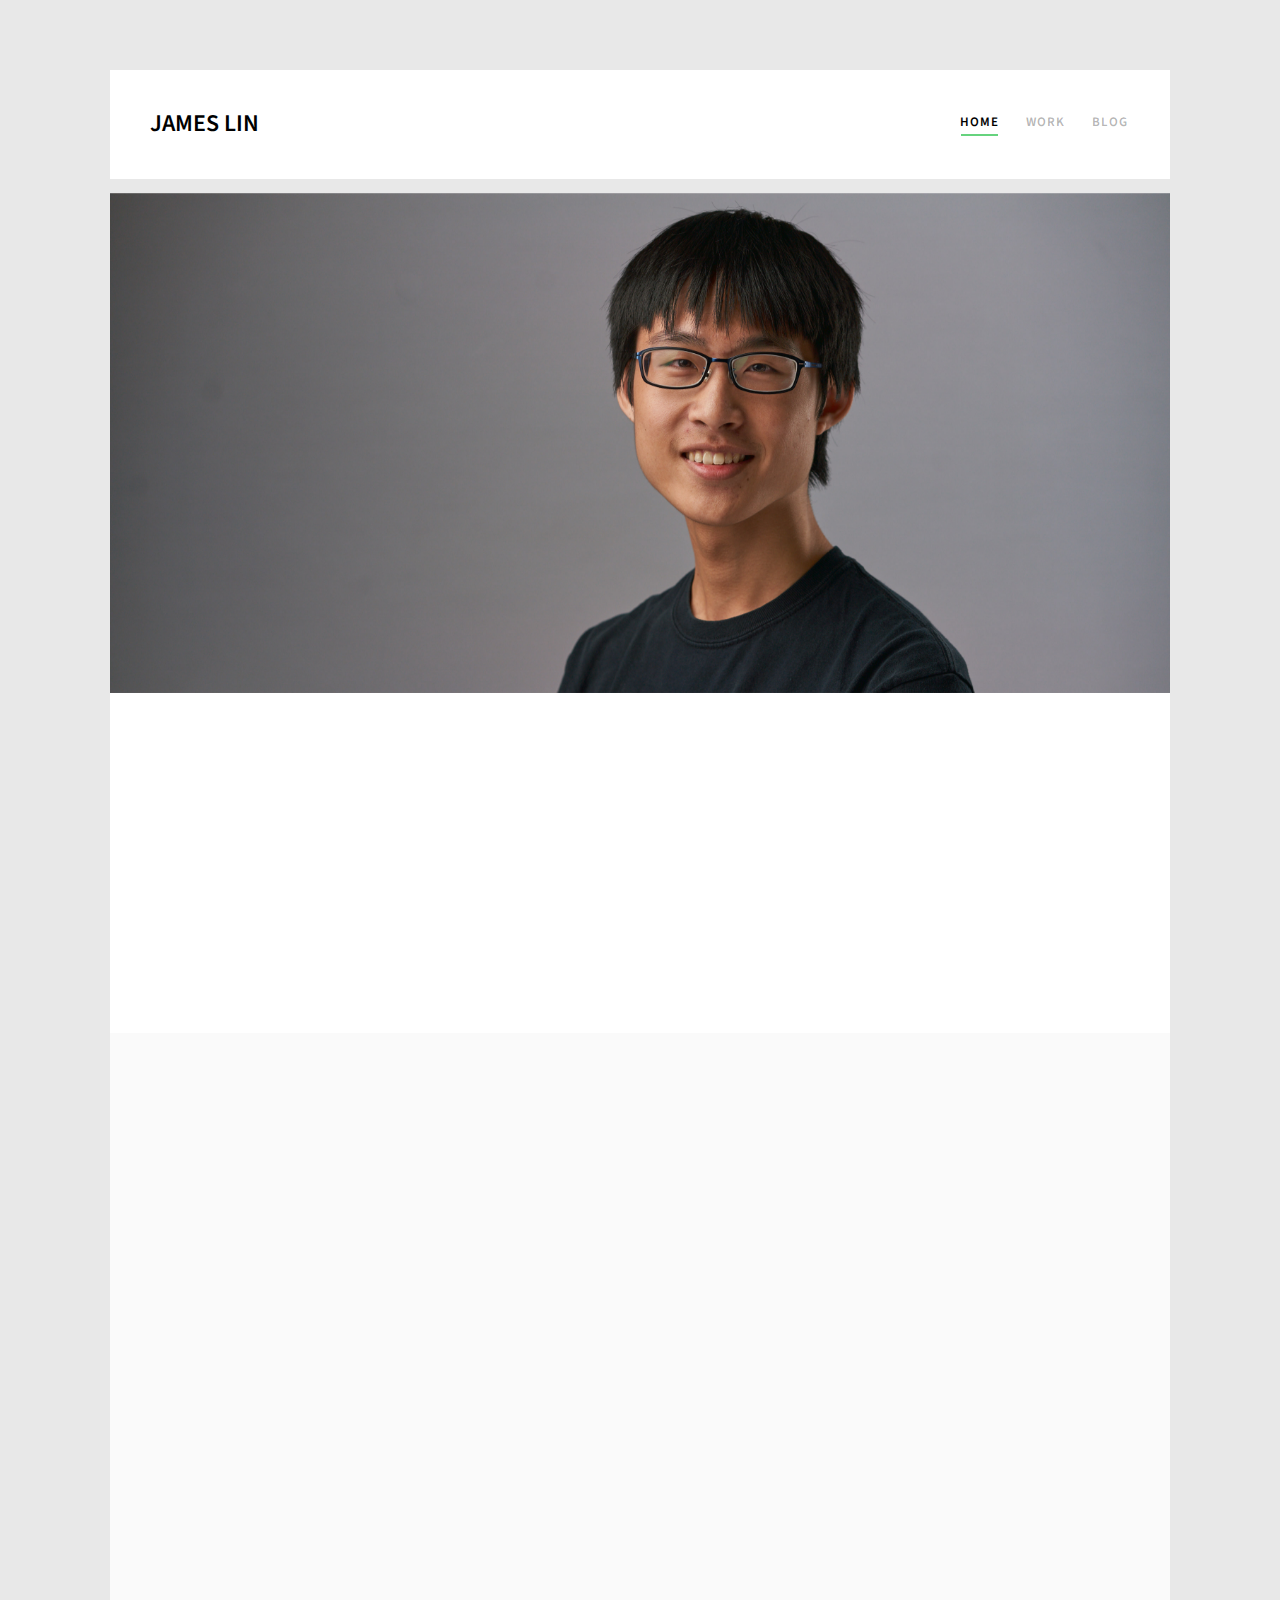
<file: index.html>
<!DOCTYPE HTML>
<html>
	<head>
	<meta charset="utf-8">
	<meta http-equiv="X-UA-Compatible" content="IE=edge">
	<title>James Lin</title>
	<meta name="viewport" content="width=device-width, initial-scale=1">
	<meta name="description" content="James Lin's personal website." />
	<meta name="keywords" content="james lin, personal website, programming, software engineer, berkeley, portfolio, blog" />
	<meta name="author" content="James Lin" />

	<link href="https://fonts.googleapis.com/css?family=Oxygen:300,400" rel="stylesheet">
	<link href="https://fonts.googleapis.com/css?family=Source+Sans+Pro:400,600,700" rel="stylesheet">
	
	<!-- Animate.css -->
	<link rel="stylesheet" href="css/animate.css">
	<!-- Icomoon Icon Fonts-->
	<link rel="stylesheet" href="css/icomoon.css">
	<!-- Bootstrap  -->
	<link rel="stylesheet" href="css/bootstrap.css">

	<!-- Magnific Popup -->
	<link rel="stylesheet" href="css/magnific-popup.css">

	<!-- Flexslider  -->
	<link rel="stylesheet" href="css/flexslider.css">

	<!-- Theme style  -->
	<link rel="stylesheet" href="css/style.css">

	<!-- Modernizr JS -->
	<script src="js/modernizr-2.6.2.min.js"></script>
	<!-- FOR IE9 below -->
	<!--[if lt IE 9]>
	<script src="js/respond.min.js"></script>
	<![endif]-->

	</head>
	<body>
		
	<div class="fh5co-loader"></div>
	
	<div id="page">
	<!-- NAVIGATION BAR -->
	<nav class="fh5co-nav" role="navigation">
		<div class="container-wrap">
			<div class="top-menu">
				<div class="row">
					<div class="col-xs-5">
						<div id="fh5co-logo"><a href="/">James Lin</a></div>
					</div>
					<div class="col-xs-7 text-right menu-1">
						<ul>
							<li class="active"><a href="/">Home</a></li>
							<li><a href="work.html">Work</a></li>
							<li><a href="blog.html">Blog</a></li>
						</ul>
					</div>
				</div>
				
			</div>
		</div>
	</nav>

	<div class="container-wrap">
		<!-- SLIDESHOW PICTURES -->
		<aside id="fh5co-hero">
			<div class="flexslider">
				<ul class="slides">
			   	<li style="background-image: url(images/James-Lin-Portrait.jpg); background-position: 0% 10%">
			   		<div class="overlay-gradient"></div>
			   		<div class="container-fluid">
			   			<div class="row">
				   			<div class="col-xs-8 slider-text">
				   				<div class="slider-text-inner" style="text-align: left;">
				   					<h1 style="color:white;">Software Engineer</h1>
									<h2 style="color:whitesmoke;">james97lin@gmail.com</h2>
									<div class="row">
										<div class="col-xs-1" style="width: 65px">
											<a href="https://www.linkedin.com/in/james97lin/" target="_blank" data-toggle="tooltip" title="LinkedIn"><h1 style="color:silver" class="icon-linkedin"></h1></a>
										</div>
										<div class="col-xs-1" style="width: 65px">
												<a href="https://github.com/Neverblade" target="_blank" data-toggle="tooltip" title="Github"><h1 style="color:silver" class="icon-github"></h1></a>
											</div>
										<div class="col-xs-1" style="width: 65px">
											<a href="files/Resume.pdf" target="_blank" data-toggle="tooltip" title="Resume"><h1 style="color:silver" class="icon-document"></h1></a>
										</div>
									</div>
								</div>
				   			</div>
				   		</div>
			   		</div>
			   	</li> 	
			  	</ul>
		  	</div>
		</aside>

		<!-- Icons and Headers and Centered Text -->
		<div id="fh5co-services">
			<div class="row">
				<div class="col-md-4 text-center animate-box">
					<div class="services">
						<span class="icon">
							<i class="icon-box"></i>
						</span>
						<div class="desc">
							<h3><a href="#">Overview</a></h3>
							<p>UC Berkeley alum working as a software engineer in the Bay Area.</p>
						</div>
					</div>
				</div>
				<div class="col-md-4 text-center animate-box">
					<div class="services">
						<span class="icon">
							<i class="icon-settings"></i>
						</span>
						<div class="desc">
							<h3><a href="#">Interests</a></h3>
							<p>Immersive technologies, graphics & animation, deployment infrastructure. </p>
						</div>
					</div>
				</div>
				<div class="col-md-4 text-center animate-box">
					<div class="services">
						<span class="icon">
							<i class="icon-tv"></i>
						</span>
						<div class="desc">
							<h3><a href="#">Hobbies</a></h3>
							<p>PC gaming / game development, classical music, biking.</p>
						</div>
					</div>
				</div>
			</div>
		</div>

		<!-- Work Showcase -->
		<div id="fh5co-work" class="fh5co-light-grey">
			<div class="row animate-box">
				<div class="col-md-6 col-md-offset-3 text-center fh5co-heading">
					<h2><a href="/work.html">Work</a></h2>
				</div>
			</div>
			<div class="row">
				<div class="col-md-4 text-center animate-box">
					<a href="/work/temporal-ik.html" class="work"  style="background-image: url(/images/temporal-ik/wave.jpg);">
						<div class="desc">
							<h3>Temporal IK</h3>
							<span>Project</span>
						</div>
					</a>
				</div>
				<div class="col-md-4 text-center animate-box">
					<a href="/work/vr-decal.html" class="work" style="background-image: url(/images/vr-decal/decal-1.jpg);">
						<div class="desc">
							<h3>Virtual Reality DeCal</h3>
							<span>Leadership</span>
						</div>
					</a>
				</div>
				<div class="col-md-4 text-center animate-box">
					<a href="/work/augmented-annotations.html" class="work" style="background-image: url(/images/augmented-annotations/screenshot.jpg);">
						<div class="desc">
							<h3>Augmented Annotations</h3>
							<span>Research</span>
						</div>
					</a>
				</div>
			</div>
		</div>

	<div class="gototop js-top">
		<a href="#" class="js-gotop"><i class="icon-arrow-up2"></i></a>
	</div>
	
	<!-- jQuery -->
	<script src="js/jquery.min.js"></script>
	<!-- jQuery Easing -->
	<script src="js/jquery.easing.1.3.js"></script>
	<!-- Bootstrap -->
	<script src="js/bootstrap.min.js"></script>
	<!-- Waypoints -->
	<script src="js/jquery.waypoints.min.js"></script>
	<!-- Flexslider -->
	<script src="js/jquery.flexslider-min.js"></script>
	<!-- Magnific Popup -->
	<script src="js/jquery.magnific-popup.min.js"></script>
	<script src="js/magnific-popup-options.js"></script>
	<!-- Counters -->
	<script src="js/jquery.countTo.js"></script>
	<!-- Main -->
	<script src="js/main.js"></script>

	</body>
</html>
</file>
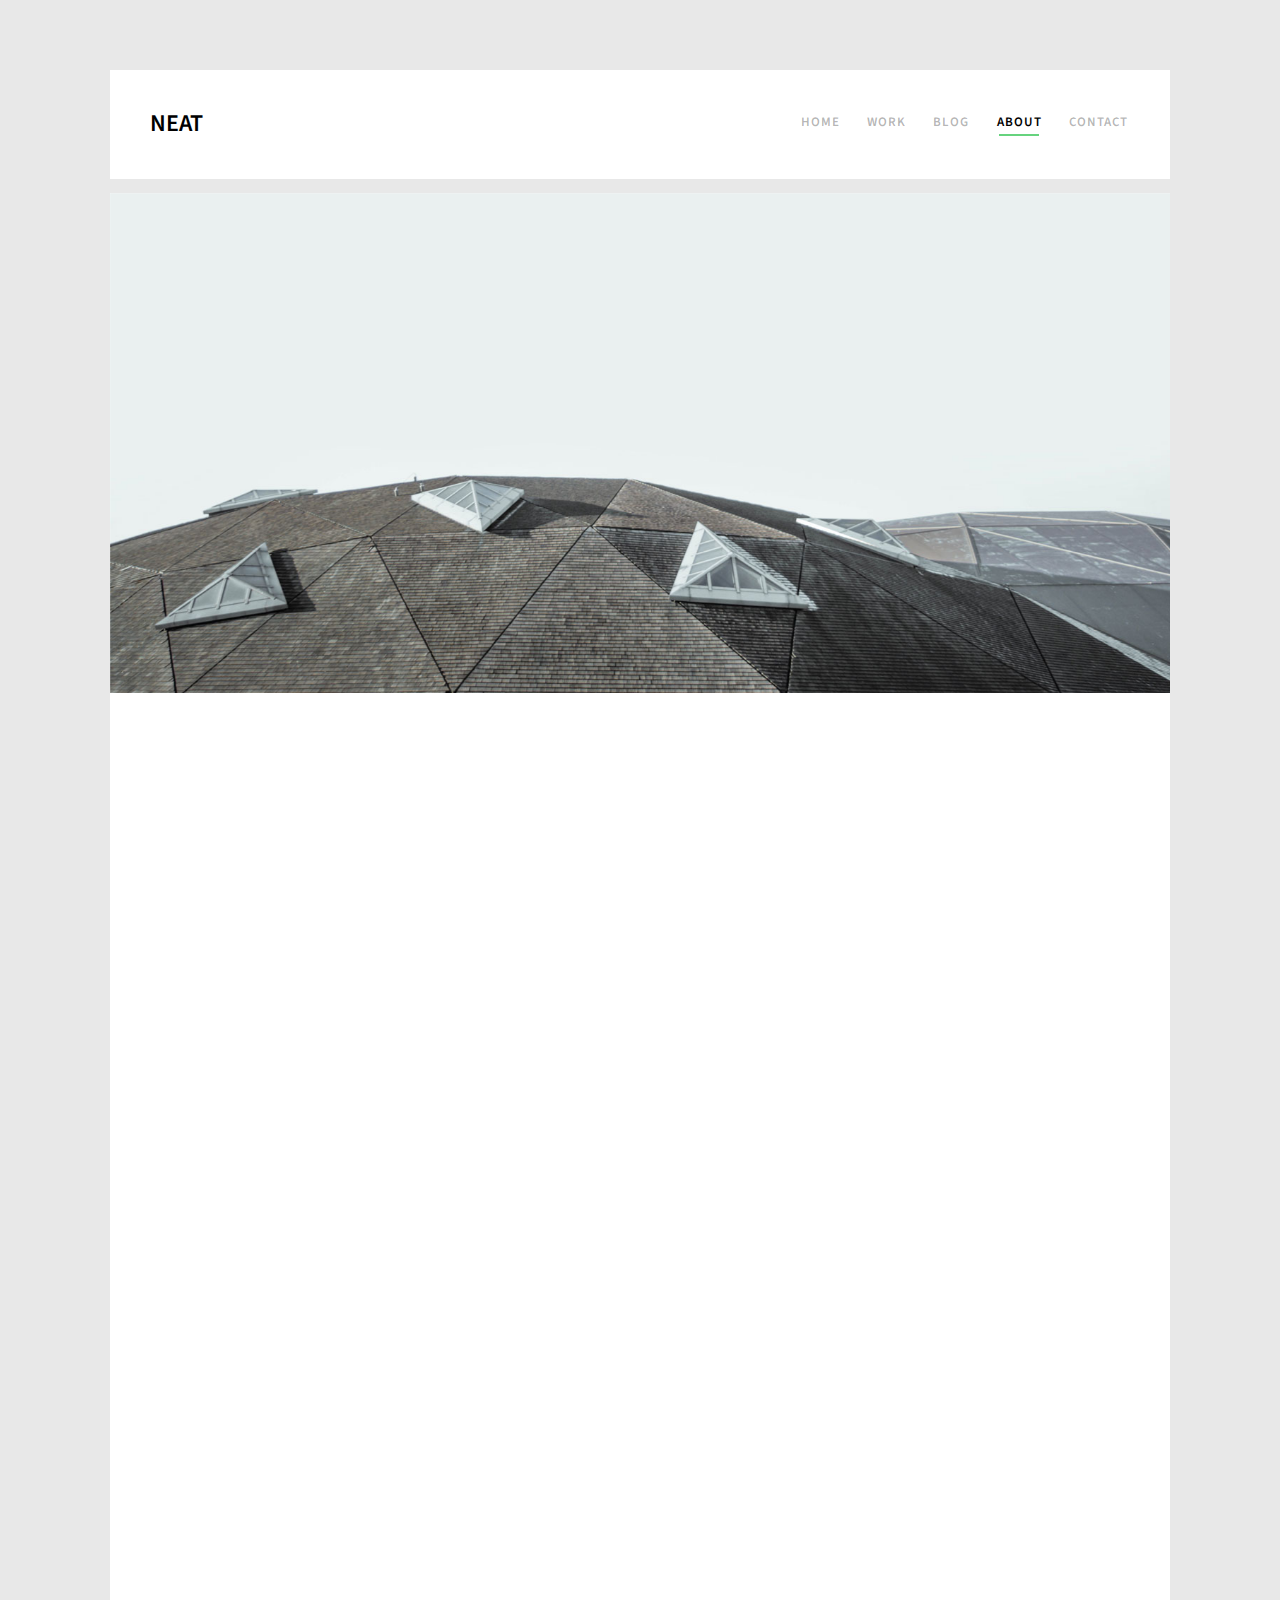
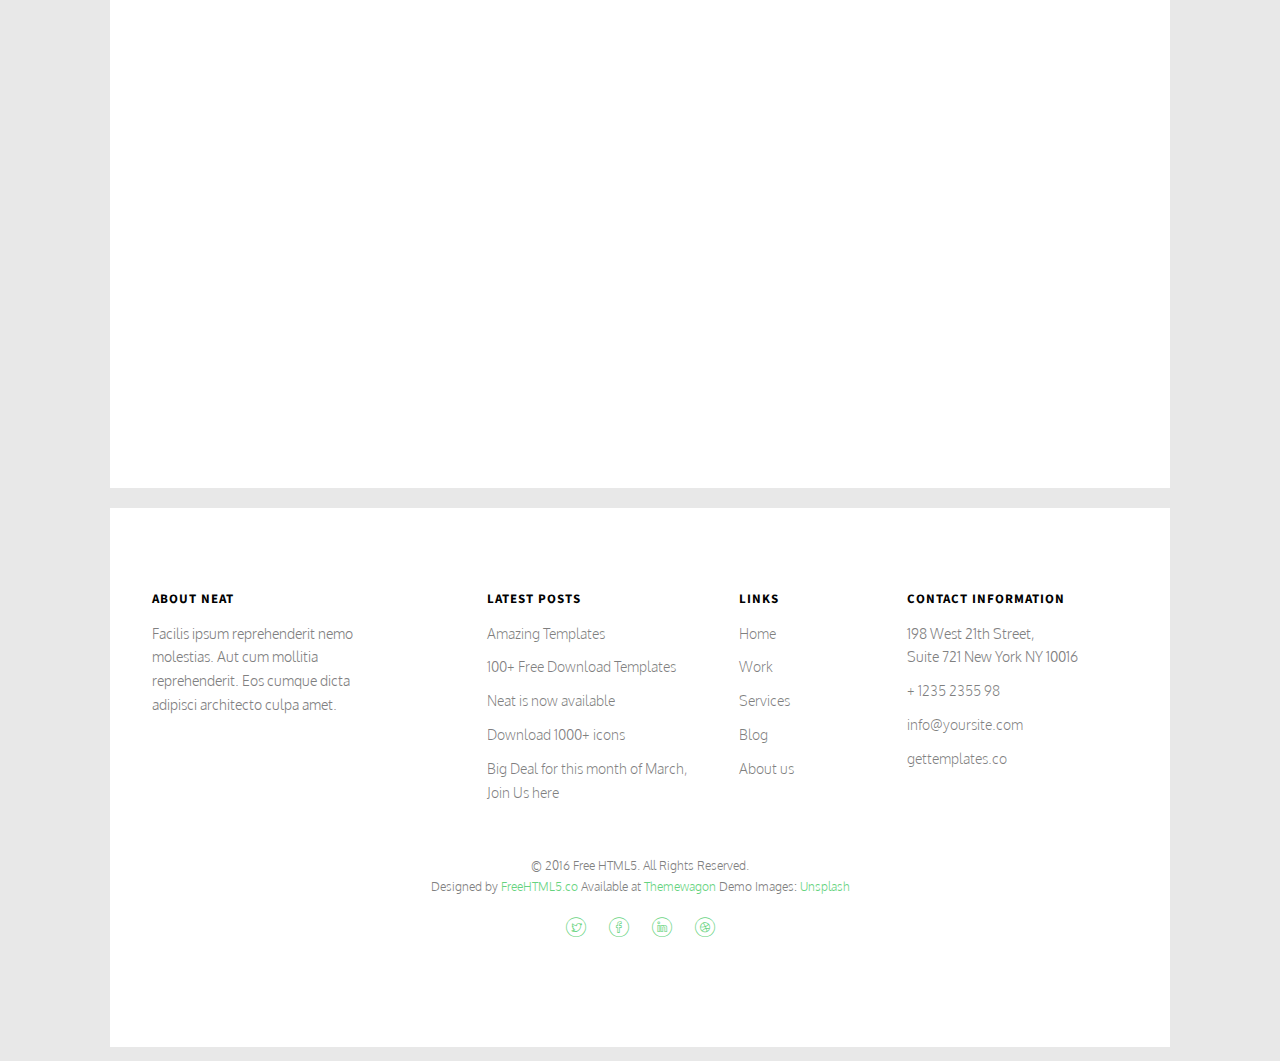
<file: about.html>
<!DOCTYPE HTML>
<html>
	<head>
	<meta charset="utf-8">
	<meta http-equiv="X-UA-Compatible" content="IE=edge">
	<title>Neat &mdash; Free Website Template, Free HTML5 Template by freehtml5.co</title>
	<meta name="viewport" content="width=device-width, initial-scale=1">
	<meta name="description" content="Free HTML5 Website Template by freehtml5.co" />
	<meta name="keywords" content="free website templates, free html5, free template, free bootstrap, free website template, html5, css3, mobile first, responsive" />
	<meta name="author" content="freehtml5.co" />

	<!-- 
	//////////////////////////////////////////////////////

	FREE HTML5 TEMPLATE 
	DESIGNED & DEVELOPED by FreeHTML5.co
		
	Website: 		http://freehtml5.co/
	Email: 			info@freehtml5.co
	Twitter: 		http://twitter.com/fh5co
	Facebook: 		https://www.facebook.com/fh5co

	//////////////////////////////////////////////////////
	 -->

  	<!-- Facebook and Twitter integration -->
	<meta property="og:title" content=""/>
	<meta property="og:image" content=""/>
	<meta property="og:url" content=""/>
	<meta property="og:site_name" content=""/>
	<meta property="og:description" content=""/>
	<meta name="twitter:title" content="" />
	<meta name="twitter:image" content="" />
	<meta name="twitter:url" content="" />
	<meta name="twitter:card" content="" />

	<link href="https://fonts.googleapis.com/css?family=Oxygen:300,400" rel="stylesheet">
	<link href="https://fonts.googleapis.com/css?family=Source+Sans+Pro:400,600,700" rel="stylesheet">
	
	<!-- Animate.css -->
	<link rel="stylesheet" href="css/animate.css">
	<!-- Icomoon Icon Fonts-->
	<link rel="stylesheet" href="css/icomoon.css">
	<!-- Bootstrap  -->
	<link rel="stylesheet" href="css/bootstrap.css">

	<!-- Magnific Popup -->
	<link rel="stylesheet" href="css/magnific-popup.css">

	<!-- Flexslider  -->
	<link rel="stylesheet" href="css/flexslider.css">

	<!-- Theme style  -->
	<link rel="stylesheet" href="css/style.css">

	<!-- Modernizr JS -->
	<script src="js/modernizr-2.6.2.min.js"></script>
	<!-- FOR IE9 below -->
	<!--[if lt IE 9]>
	<script src="js/respond.min.js"></script>
	<![endif]-->

	</head>
	<body>
		
	<div class="fh5co-loader"></div>
	
	<div id="page">
	<nav class="fh5co-nav" role="navigation">
		<div class="container-wrap">
			<div class="top-menu">
				<div class="row">
					<div class="col-xs-2">
						<div id="fh5co-logo"><a href="index.html">Neat</a></div>
					</div>
					<div class="col-xs-10 text-right menu-1">
						<ul>
							<li><a href="index.html">Home</a></li>
							<li><a href="work.html">Work</a></li>
							<li class="has-dropdown">
								<a href="blog.html">Blog</a>
								<ul class="dropdown">
									<li><a href="#">Web Design</a></li>
									<li><a href="#">eCommerce</a></li>
									<li><a href="#">Branding</a></li>
									<li><a href="#">API</a></li>
								</ul>
							</li>
							<li class="active"><a href="about.html">About</a></li>
							<li><a href="contact.html">Contact</a></li>
						</ul>
					</div>
				</div>
				
			</div>
		</div>
	</nav>
	<div class="container-wrap">
		<aside id="fh5co-hero">
			<div class="flexslider">
				<ul class="slides">
			   	<li style="background-image: url(images/img_bg_3.jpg);">
			   		<div class="overlay-gradient"></div>
			   		<div class="container-fluids">
			   			<div class="row">
				   			<div class="col-md-6 col-md-offset-3 slider-text slider-text-bg">
				   				<div class="slider-text-inner text-center">
				   					<h1>About</h1>
										<h2>Free html5 templates Available at <a href="http://themewagon.com/" target="_blank">Themewagon</a></h2>
				   				</div>
				   			</div>
				   		</div>
			   		</div>
			   	</li>		   	
			  	</ul>
		  	</div>
		</aside>		
		<div id="fh5co-about">
			<div class="row animate-box">
				<div class="col-md-6 col-md-offset-3 text-center heading-section">
					<h3>Our History</h3>
					<p>Far far away, behind the word mountains, far from the countries Vokalia and Consonantia, there live the blind texts.</p>
				</div>
			</div>

			<div class="row">
				<div class="col-md-10 col-md-offset-1 text-center animate-box">
					<p><img src="images/cover_bg_3.jpg" alt="Free HTML5 Bootstrap Template" class="img-responsive"></p>
				</div>
				<div class="col-md-8 col-md-offset-2 text-center animate-box">
					<div class="about-desc">
						<h3>Hi! I'm Kathy</h3>
						<p>I am a French Designer. Facilis ipsum reprehenderit nemo molestias. Aut cum mollitia reprehenderit. Eos cumque dicta adipisci architecto culpa amet. Dignissimos asperiores vitae velit veniam totam fuga molestias accusamus alias autem provident. Odit ab aliquam dolor eius.</p>
						<p>
							<ul class="fh5co-social-icons">
								<li><a href="#"><i class="icon-twitter"></i></a></li>
								<li><a href="#"><i class="icon-facebook"></i></a></li>
								<li><a href="#"><i class="icon-linkedin"></i></a></li>
								<li><a href="#"><i class="icon-dribbble"></i></a></li>
							</ul>
						</p>
					</div>
				</div>
			</div>
		</div>
	</div><!-- END container-wrap -->

	<div class="container-wrap">
		<footer id="fh5co-footer" role="contentinfo">
			<div class="row">
				<div class="col-md-3 fh5co-widget">
					<h4>About Neat</h4>
					<p>Facilis ipsum reprehenderit nemo molestias. Aut cum mollitia reprehenderit. Eos cumque dicta adipisci architecto culpa amet.</p>
				</div>
				<div class="col-md-3 col-md-push-1">
					<h4>Latest Posts</h4>
					<ul class="fh5co-footer-links">
						<li><a href="#">Amazing Templates</a></li>
						<li><a href="#">100+ Free Download Templates</a></li>
						<li><a href="#">Neat is now available</a></li>
						<li><a href="#">Download 1000+ icons</a></li>
						<li><a href="#">Big Deal for this month of March, Join Us here</a></li>
					</ul>
				</div>

				<div class="col-md-3 col-md-push-1">
					<h4>Links</h4>
					<ul class="fh5co-footer-links">
						<li><a href="#">Home</a></li>
						<li><a href="#">Work</a></li>
						<li><a href="#">Services</a></li>
						<li><a href="#">Blog</a></li>
						<li><a href="#">About us</a></li>
					</ul>
				</div>

				<div class="col-md-3">
					<h4>Contact Information</h4>
					<ul class="fh5co-footer-links">
						<li>198 West 21th Street, <br> Suite 721 New York NY 10016</li>
						<li><a href="tel://1234567920">+ 1235 2355 98</a></li>
						<li><a href="mailto:info@yoursite.com">info@yoursite.com</a></li>
						<li><a href="http://gettemplates.co">gettemplates.co</a></li>
					</ul>
				</div>

			</div>

			<div class="row copyright">
				<div class="col-md-12 text-center">
					<p>
						<small class="block">&copy; 2016 Free HTML5. All Rights Reserved.</small> 
						<small class="block">Designed by <a href="http://freehtml5.co/" target="_blank">FreeHTML5.co</a> Available at <a href="http://themewagon.com/" target="_blank">Themewagon</a> Demo Images: <a href="http://unsplash.co/" target="_blank">Unsplash</a></small>
					</p>
					<p>
						<ul class="fh5co-social-icons">
							<li><a href="#"><i class="icon-twitter"></i></a></li>
							<li><a href="#"><i class="icon-facebook"></i></a></li>
							<li><a href="#"><i class="icon-linkedin"></i></a></li>
							<li><a href="#"><i class="icon-dribbble"></i></a></li>
						</ul>
					</p>
				</div>
			</div>
		</footer>
	</div><!-- END container-wrap -->
	</div>

	<div class="gototop js-top">
		<a href="#" class="js-gotop"><i class="icon-arrow-up2"></i></a>
	</div>
	
	<!-- jQuery -->
	<script src="js/jquery.min.js"></script>
	<!-- jQuery Easing -->
	<script src="js/jquery.easing.1.3.js"></script>
	<!-- Bootstrap -->
	<script src="js/bootstrap.min.js"></script>
	<!-- Waypoints -->
	<script src="js/jquery.waypoints.min.js"></script>
	<!-- Flexslider -->
	<script src="js/jquery.flexslider-min.js"></script>
	<!-- Magnific Popup -->
	<script src="js/jquery.magnific-popup.min.js"></script>
	<script src="js/magnific-popup-options.js"></script>
	<!-- Counters -->
	<script src="js/jquery.countTo.js"></script>
	<!-- Main -->
	<script src="js/main.js"></script>

	</body>
</html>
</file>
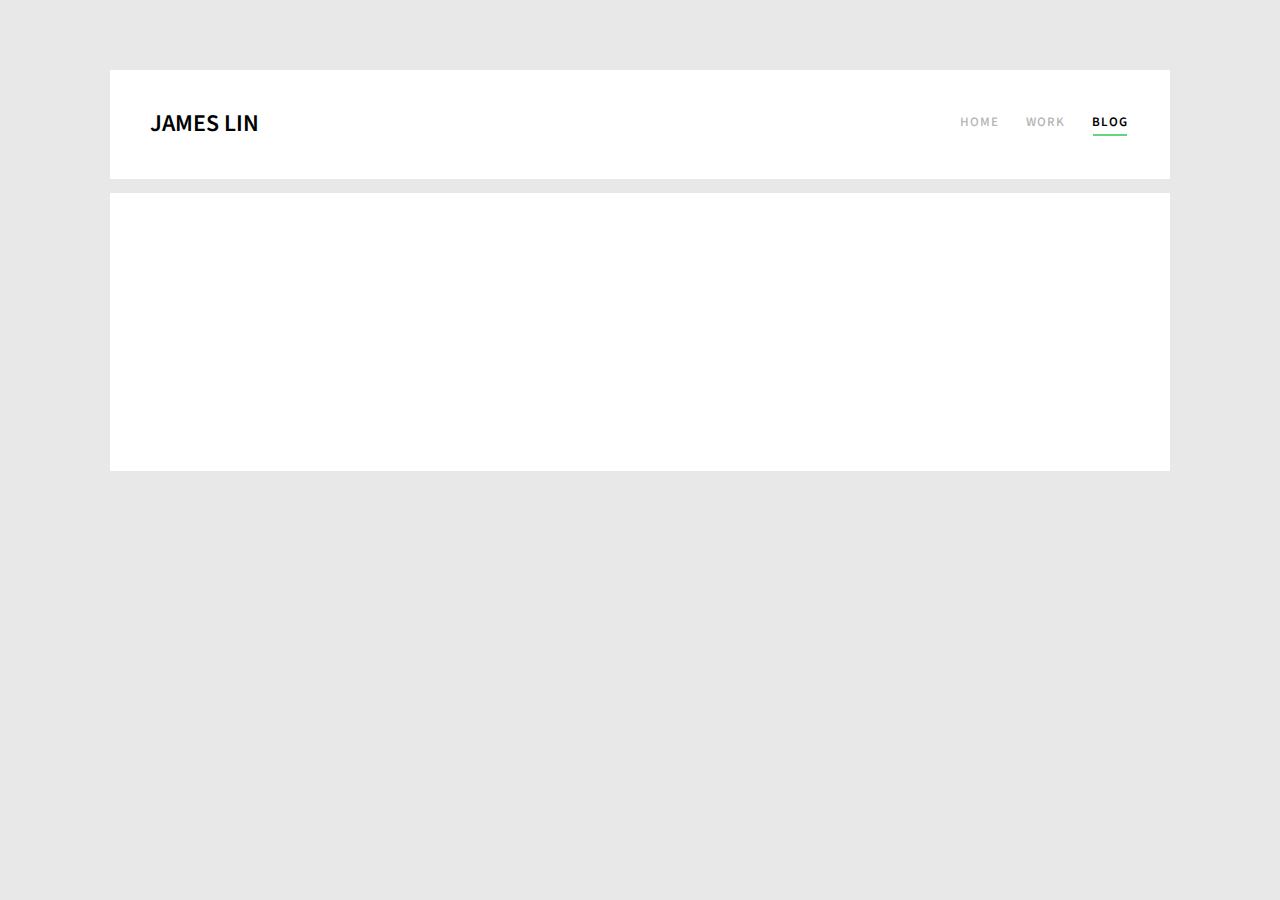
<file: blog.html>
<!DOCTYPE HTML>
<html>
	<head>
	<meta charset="utf-8">
	<meta http-equiv="X-UA-Compatible" content="IE=edge">
	<title>Blog</title>
	<meta name="viewport" content="width=device-width, initial-scale=1">
	<meta name="description" content="James Lin's personal website." />
	<meta name="keywords" content="james lin, personal website, programming, software engineer, berkeley, portfolio, blog" />
	<meta name="author" content="James Lin" />

	<link href="https://fonts.googleapis.com/css?family=Oxygen:300,400" rel="stylesheet">
	<link href="https://fonts.googleapis.com/css?family=Source+Sans+Pro:400,600,700" rel="stylesheet">
	
	<!-- Animate.css -->
	<link rel="stylesheet" href="css/animate.css">
	<!-- Icomoon Icon Fonts-->
	<link rel="stylesheet" href="css/icomoon.css">
	<!-- Bootstrap  -->
	<link rel="stylesheet" href="css/bootstrap.css">

	<!-- Magnific Popup -->
	<link rel="stylesheet" href="css/magnific-popup.css">

	<!-- Flexslider  -->
	<link rel="stylesheet" href="css/flexslider.css">

	<!-- Theme style  -->
	<link rel="stylesheet" href="css/style.css">

	<!-- Modernizr JS -->
	<script src="js/modernizr-2.6.2.min.js"></script>
	<!-- FOR IE9 below -->
	<!--[if lt IE 9]>
	<script src="js/respond.min.js"></script>
	<![endif]-->

	</head>
	<body>
		
	<div class="fh5co-loader"></div>
	
	<div id="page">

	<!-- NAVIGATION BAR -->
	<nav class="fh5co-nav" role="navigation">
		<div class="container-wrap">
			<div class="top-menu">
				<div class="row">
					<div class="col-xs-5">
						<div id="fh5co-logo"><a href="/">James Lin</a></div>
					</div>
					<div class="col-xs-7 text-right menu-1">
						<ul>
							<li><a href="/">Home</a></li>
							<li><a href="work.html">Work</a></li>
							<li class="active"><a href="blog.html">Blog</a></li>
						</ul>
					</div>
				</div>
				
			</div>
		</div>
	</nav>

	<div class="container-wrap">
		<div id="fh5co-blog">

			<div class="row animate-box">
				<div class="col-md-6 col-md-offset-3 text-center fh5co-heading">
					<h2>UNDER CONSTRUCTION</h2>
				</div>
			</div>

			<!-- <div class="row">
				<div class="col-md-4">
					<div class="fh5co-blog animate-box">
						<a href="#" class="blog-bg" style="background-image: url(images/blog-1.jpg);"></a>
						<div class="blog-text">
							<span class="posted_on">Feb. 15th 2016</span>
							<h3><a href="#">Photoshoot On The Street</a></h3>
							<p>Far far away, behind the word mountains, far from the countries Vokalia and Consonantia, there live the blind texts.</p>
							<ul class="stuff">
								<li><i class="icon-heart3"></i>249</li>
								<li><i class="icon-eye2"></i>1,308</li>
								<li><a href="#">Read More<i class="icon-arrow-right22"></i></a></li>
							</ul>
						</div> 
					</div>
				</div>
				<div class="col-md-4">
					<div class="fh5co-blog animate-box">
						<a href="#" class="blog-bg" style="background-image: url(images/blog-2.jpg);"></a>
						<div class="blog-text">
							<span class="posted_on">Feb. 15th 2016</span>
							<h3><a href="#">Surfing at Philippines</a></h3>
							<p>Far far away, behind the word mountains, far from the countries Vokalia and Consonantia, there live the blind texts.</p>
							<ul class="stuff">
								<li><i class="icon-heart3"></i>249</li>
								<li><i class="icon-eye2"></i>1,308</li>
								<li><a href="#">Read More<i class="icon-arrow-right22"></i></a></li>
							</ul>
						</div> 
					</div>
				</div>
				<div class="col-md-4">
					<div class="fh5co-blog animate-box">
						<a href="#" class="blog-bg" style="background-image: url(images/blog-3.jpg);"></a>
						<div class="blog-text">
							<span class="posted_on">Feb. 15th 2016</span>
							<h3><a href="#">Focus On Uderwater</a></h3>
							<p>Far far away, behind the word mountains, far from the countries Vokalia and Consonantia, there live the blind texts.</p>
							<ul class="stuff">
								<li><i class="icon-heart3"></i>249</li>
								<li><i class="icon-eye2"></i>1,308</li>
								<li><a href="#">Read More<i class="icon-arrow-right22"></i></a></li>
							</ul>
						</div> 
					</div>
				</div>
				<div class="col-md-4">
					<div class="fh5co-blog animate-box">
						<a href="#" class="blog-bg" style="background-image: url(images/blog-1.jpg);"></a>
						<div class="blog-text">
							<span class="posted_on">Feb. 15th 2016</span>
							<h3><a href="#">Photoshoot On The Street</a></h3>
							<p>Far far away, behind the word mountains, far from the countries Vokalia and Consonantia, there live the blind texts.</p>
							<ul class="stuff">
								<li><i class="icon-heart3"></i>249</li>
								<li><i class="icon-eye2"></i>1,308</li>
								<li><a href="#">Read More<i class="icon-arrow-right22"></i></a></li>
							</ul>
						</div> 
					</div>
				</div>
				<div class="col-md-4">
					<div class="fh5co-blog animate-box">
						<a href="#" class="blog-bg" style="background-image: url(images/blog-2.jpg);"></a>
						<div class="blog-text">
							<span class="posted_on">Feb. 15th 2016</span>
							<h3><a href="#">Surfing at Philippines</a></h3>
							<p>Far far away, behind the word mountains, far from the countries Vokalia and Consonantia, there live the blind texts.</p>
							<ul class="stuff">
								<li><i class="icon-heart3"></i>249</li>
								<li><i class="icon-eye2"></i>1,308</li>
								<li><a href="#">Read More<i class="icon-arrow-right22"></i></a></li>
							</ul>
						</div> 
					</div>
				</div>
				<div class="col-md-4">
					<div class="fh5co-blog animate-box">
						<a href="#" class="blog-bg" style="background-image: url(images/blog-3.jpg);"></a>
						<div class="blog-text">
							<span class="posted_on">Feb. 15th 2016</span>
							<h3><a href="#">Focus On Uderwater</a></h3>
							<p>Far far away, behind the word mountains, far from the countries Vokalia and Consonantia, there live the blind texts.</p>
							<ul class="stuff">
								<li><i class="icon-heart3"></i>249</li>
								<li><i class="icon-eye2"></i>1,308</li>
								<li><a href="#">Read More<i class="icon-arrow-right22"></i></a></li>
							</ul>
						</div> 
					</div>
				</div>
			</div> -->
		</div>
	</div><!-- END container-wrap -->
	</div>

	<div class="gototop js-top">
		<a href="#" class="js-gotop"><i class="icon-arrow-up2"></i></a>
	</div>
	
	<!-- jQuery -->
	<script src="js/jquery.min.js"></script>
	<!-- jQuery Easing -->
	<script src="js/jquery.easing.1.3.js"></script>
	<!-- Bootstrap -->
	<script src="js/bootstrap.min.js"></script>
	<!-- Waypoints -->
	<script src="js/jquery.waypoints.min.js"></script>
	<!-- Flexslider -->
	<script src="js/jquery.flexslider-min.js"></script>
	<!-- Magnific Popup -->
	<script src="js/jquery.magnific-popup.min.js"></script>
	<script src="js/magnific-popup-options.js"></script>
	<!-- Counters -->
	<script src="js/jquery.countTo.js"></script>
	<!-- Main -->
	<script src="js/main.js"></script>

	</body>
</html>
</file>
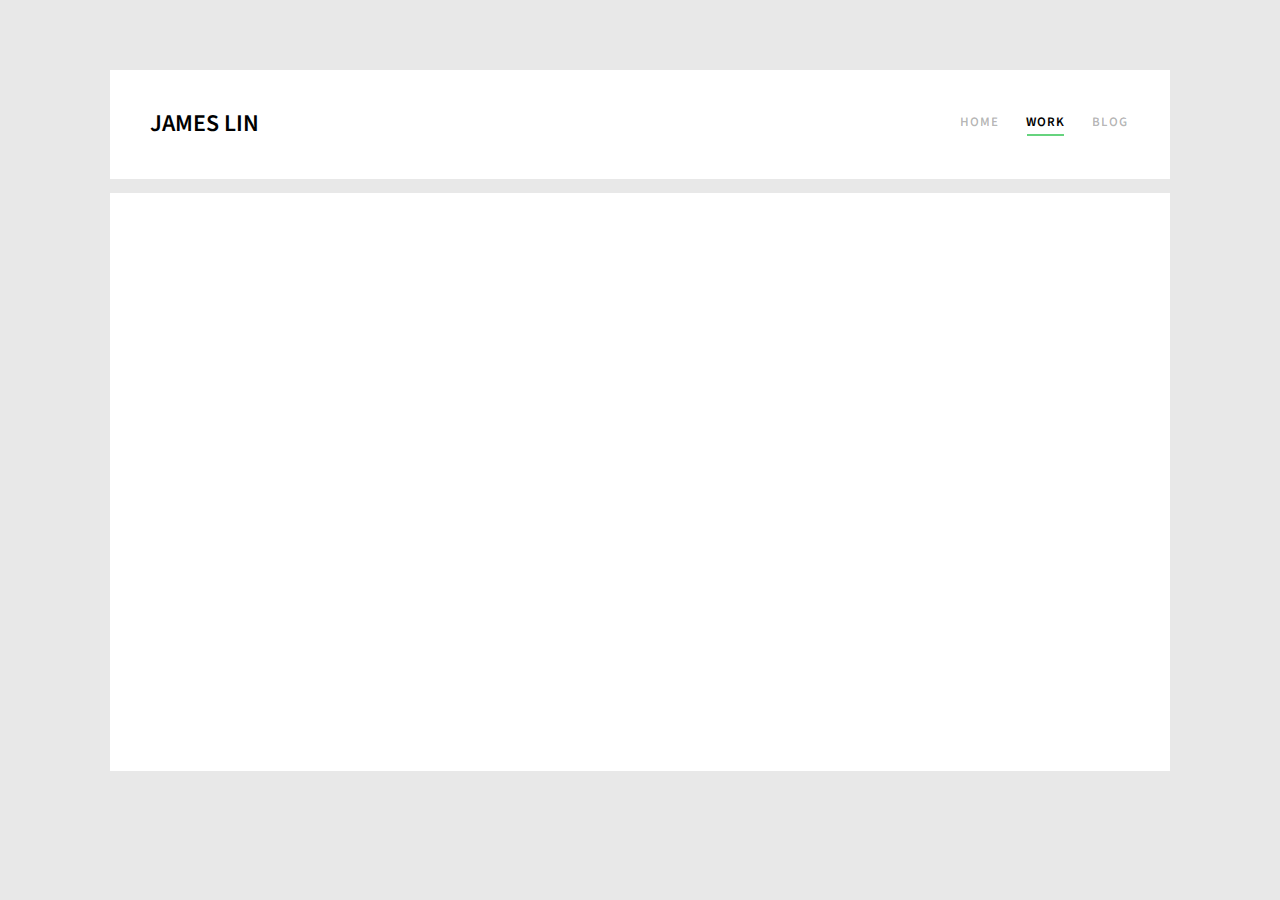
<file: work.html>
<!DOCTYPE HTML>
<html>
	<head>
	<meta charset="utf-8">
	<meta http-equiv="X-UA-Compatible" content="IE=edge">
	<title>Work</title>
	<meta name="viewport" content="width=device-width, initial-scale=1">
	<meta name="description" content="James Lin's personal website." />
	<meta name="keywords" content="james lin, personal website, programming, software engineer, berkeley, portfolio, blog" />
	<meta name="author" content="James Lin" />

	<link href="https://fonts.googleapis.com/css?family=Oxygen:300,400" rel="stylesheet">
	<link href="https://fonts.googleapis.com/css?family=Source+Sans+Pro:400,600,700" rel="stylesheet">
	
	<!-- Animate.css -->
	<link rel="stylesheet" href="css/animate.css">
	<!-- Icomoon Icon Fonts-->
	<link rel="stylesheet" href="css/icomoon.css">
	<!-- Bootstrap  -->
	<link rel="stylesheet" href="css/bootstrap.css">

	<!-- Magnific Popup -->
	<link rel="stylesheet" href="css/magnific-popup.css">

	<!-- Flexslider  -->
	<link rel="stylesheet" href="css/flexslider.css">

	<!-- Theme style  -->
	<link rel="stylesheet" href="css/style.css">

	<!-- Modernizr JS -->
	<script src="js/modernizr-2.6.2.min.js"></script>
	<!-- FOR IE9 below -->
	<!--[if lt IE 9]>
	<script src="js/respond.min.js"></script>
	<![endif]-->

	</head>
	<body>
		
	<div class="fh5co-loader"></div>
	
	<div id="page">

	<!-- NAVIGATION BAR -->
	<nav class="fh5co-nav" role="navigation">
		<div class="container-wrap">
			<div class="top-menu">
				<div class="row">
					<div class="col-xs-5">
						<div id="fh5co-logo"><a href="/">James Lin</a></div>
					</div>
					<div class="col-xs-7 text-right menu-1">
						<ul>
							<li><a href="/">Home</a></li>
							<li class="active"><a href="work.html">Work</a></li>
							<li><a href="blog.html">Blog</a></li>
						</ul>
					</div>
				</div>
				
			</div>
		</div>
	</nav>


	<div class="container-wrap">
		<div id="fh5co-work">
			<div class="row animate-box">
				<div class="col-md-6 col-md-offset-3 text-center fh5co-heading">
					<h2>WORK</h2>
				</div>
			</div>

			<div class="row">
				<div class="col-md-4 text-center animate-box">
					<a href="/work/temporal-ik.html" class="work"  style="background-image: url(/images/temporal-ik/wave.jpg);">
						<div class="desc">
							<h3>Temporal IK</h3>
							<span>Project</span>
						</div>
					</a>
				</div>
				<div class="col-md-4 text-center animate-box">
					<a href="/work/vr-decal.html" class="work" style="background-image: url(/images/vr-decal/decal-1.jpg);">
						<div class="desc">
							<h3>Virtual Reality DeCal</h3>
							<span>Leadership</span>
						</div>
					</a>
				</div>
				<div class="col-md-4 text-center animate-box">
					<a href="/work/augmented-annotations.html" class="work" style="background-image: url(/images/augmented-annotations/screenshot.jpg);">
						<div class="desc">
							<h3>Augmented Annotations</h3>
							<span>Research</span>
						</div>
					</a>
				</div>
			</div>
		</div>
	</div><!-- END container-wrap -->

	</div>

	<div class="gototop js-top">
		<a href="#" class="js-gotop"><i class="icon-arrow-up2"></i></a>
	</div>
	
	<!-- jQuery -->
	<script src="js/jquery.min.js"></script>
	<!-- jQuery Easing -->
	<script src="js/jquery.easing.1.3.js"></script>
	<!-- Bootstrap -->
	<script src="js/bootstrap.min.js"></script>
	<!-- Waypoints -->
	<script src="js/jquery.waypoints.min.js"></script>
	<!-- Flexslider -->
	<script src="js/jquery.flexslider-min.js"></script>
	<!-- Magnific Popup -->
	<script src="js/jquery.magnific-popup.min.js"></script>
	<script src="js/magnific-popup-options.js"></script>
	<!-- Counters -->
	<script src="js/jquery.countTo.js"></script>
	<!-- Main -->
	<script src="js/main.js"></script>

	</body>
</html>
</file>
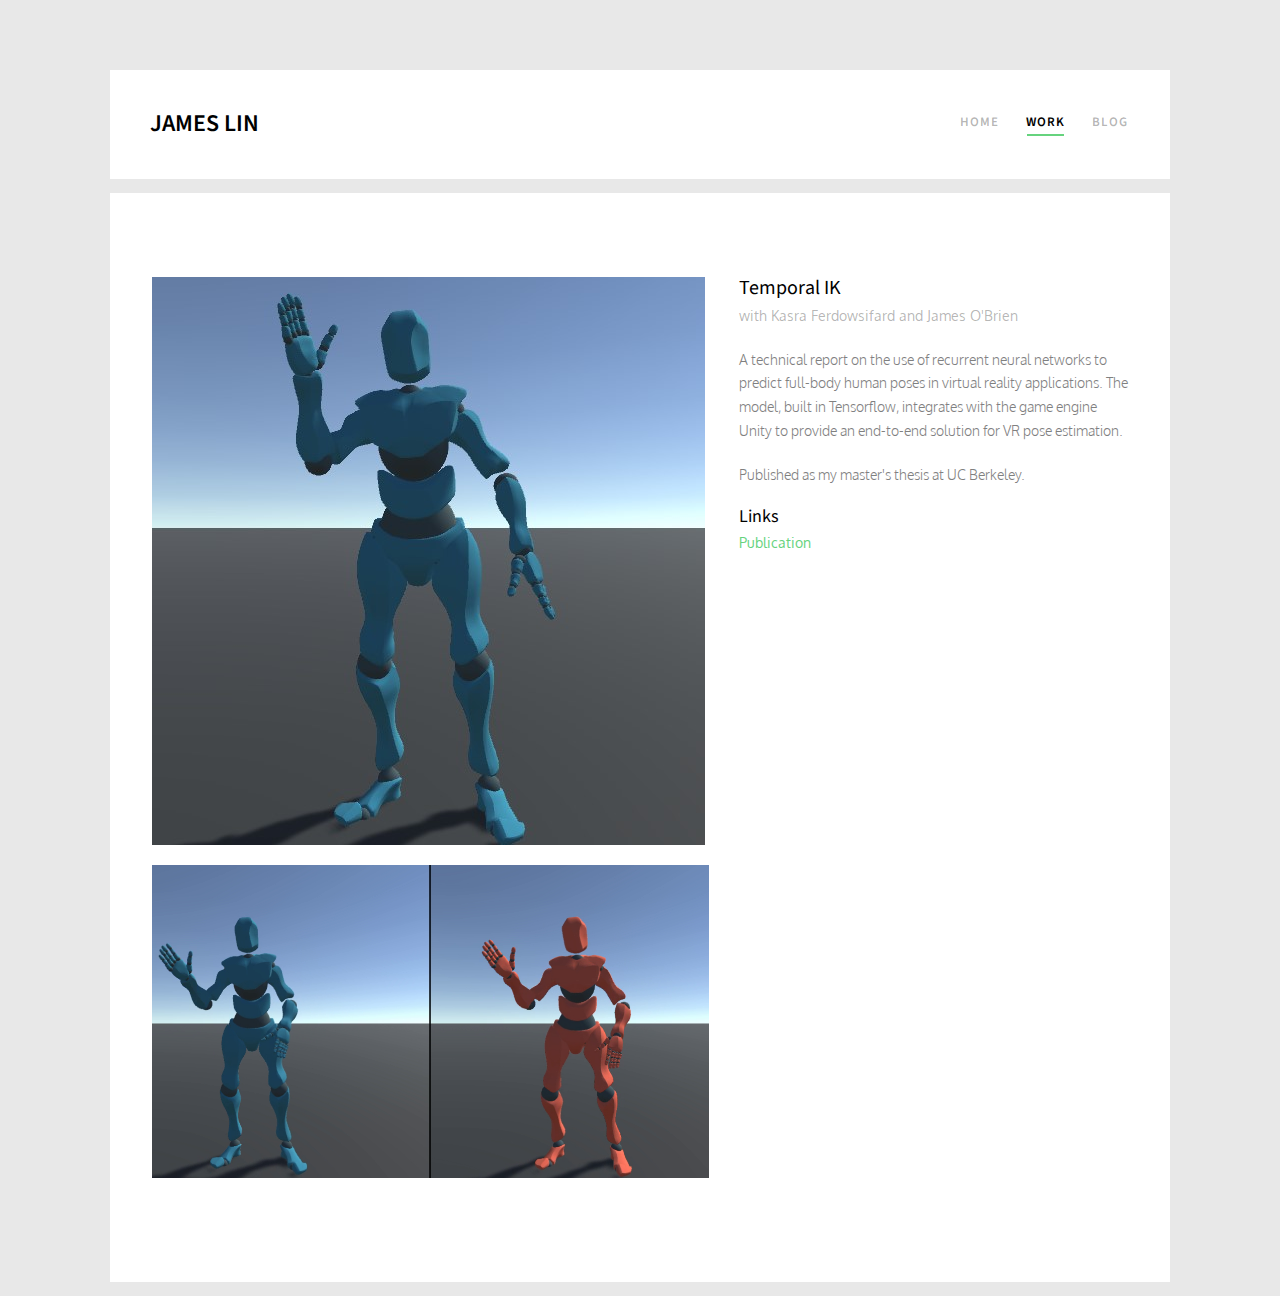
<file: work/temporal-ik.html>
<!DOCTYPE HTML>
<html>
	<head>
	<meta charset="utf-8">
	<meta http-equiv="X-UA-Compatible" content="IE=edge">
	<title>Temporal IK</title>
	<meta name="viewport" content="width=device-width, initial-scale=1">
	<meta name="description" content="James Lin's personal website." />
	<meta name="keywords" content="james lin, personal website, programming, software engineer, berkeley, portfolio, blog" />
	<meta name="author" content="James Lin" />

	<link href="https://fonts.googleapis.com/css?family=Oxygen:300,400" rel="stylesheet">
	<link href="https://fonts.googleapis.com/css?family=Source+Sans+Pro:400,600,700" rel="stylesheet">
	
	<!-- Animate.css -->
	<link rel="stylesheet" href="/css/animate.css">
	<!-- Icomoon Icon Fonts-->
	<link rel="stylesheet" href="/css/icomoon.css">
	<!-- Bootstrap  -->
	<link rel="stylesheet" href="/css/bootstrap.css">

	<!-- Magnific Popup -->
	<link rel="stylesheet" href="/css/magnific-popup.css">

	<!-- Flexslider  -->
	<link rel="stylesheet" href="/css/flexslider.css">

	<!-- Theme style  -->
	<link rel="stylesheet" href="/css/style.css">

	<!-- Modernizr JS -->
	<script src="/js/modernizr-2.6.2.min.js"></script>
	<!-- FOR IE9 below -->
	<!--[if lt IE 9]>
	<script src="js/respond.min.js"></script>
	<![endif]-->

	</head>
	<body>
		
	<div class="fh5co-loader"></div>
	
	<div id="page">

	<!-- NAVIGATION BAR -->
	<nav class="fh5co-nav" role="navigation">
		<div class="container-wrap">
			<div class="top-menu">
				<div class="row">
					<div class="col-xs-5">
						<div id="fh5co-logo"><a href="/">James Lin</a></div>
					</div>
					<div class="col-xs-7 text-right menu-1">
						<ul>
							<li><a href="/">Home</a></li>
							<li class="active"><a href="/work.html">Work</a></li>
							<li><a href="/blog.html">Blog</a></li>
						</ul>
					</div>
				</div>
				
			</div>
		</div>
	</nav>

	<!-- Body -->
	<div class="container-wrap">	
		<div id="fh5co-work">
			<div class="row">

				<!-- Pictures Left Side -->
				<div class="col-md-7">
					<a href="/images/temporal-ik/wave.jpg" class="image-popup img-portfolio-detail">
						<img src="/images/temporal-ik/wave.jpg" alt="Temporal IK predicting a waving motion." class="img-responsive">
					</a>
					<a href="/images/temporal-ik/ss-4.png" class="image-popup img-portfolio-detail">
						<img src="/images/temporal-ik/ss-4.png" alt="Comparison of pose estimation to true pose." class="img-responsive">
					</a>
				</div>

				<!-- Text on Right Side -->
				<div class="col-md-5 fh5co-project-detail">
					<h2 class="fh5co-project-title">Temporal IK</h2>
					<span class="fh5co-project-sub">with Kasra Ferdowsifard and James O'Brien</span>
					<p>
						A technical report on the use of recurrent neural networks to predict full-body human
						poses in virtual reality applications. The model, built in Tensorflow, integrates with
						the game engine Unity to provide an end-to-end solution for VR pose estimation.
					</p>

				    <p>Published as my master's thesis at UC Berkeley.</p>

					<div class="fh5co-project-service">
						<h3>Links</h3>
						<ul>
							<li><a href="https://www2.eecs.berkeley.edu/Pubs/TechRpts/2019/EECS-2019-59.html" target="_blank">Publication</li>
						</ul>
					</div>
				</div>
			</div>
		</div>
	</div>

	<div class="gototop js-top">
		<a href="#" class="js-gotop"><i class="icon-arrow-up2"></i></a>
	</div>
	
	<!-- jQuery -->
	<script src="/js/jquery.min.js"></script>
	<!-- jQuery Easing -->
	<script src="/js/jquery.easing.1.3.js"></script>
	<!-- Bootstrap -->
	<script src="/js/bootstrap.min.js"></script>
	<!-- Waypoints -->
	<script src="/js/jquery.waypoints.min.js"></script>
	<!-- Flexslider -->
	<script src="/js/jquery.flexslider-min.js"></script>
	<!-- Magnific Popup -->
	<script src="/js/jquery.magnific-popup.min.js"></script>
	<script src="/js/magnific-popup-options.js"></script>
	<!-- Counters -->
	<script src="/js/jquery.countTo.js"></script>
	<!-- Main -->
	<script src="/js/main.js"></script>

	</body>
</html>
</file>
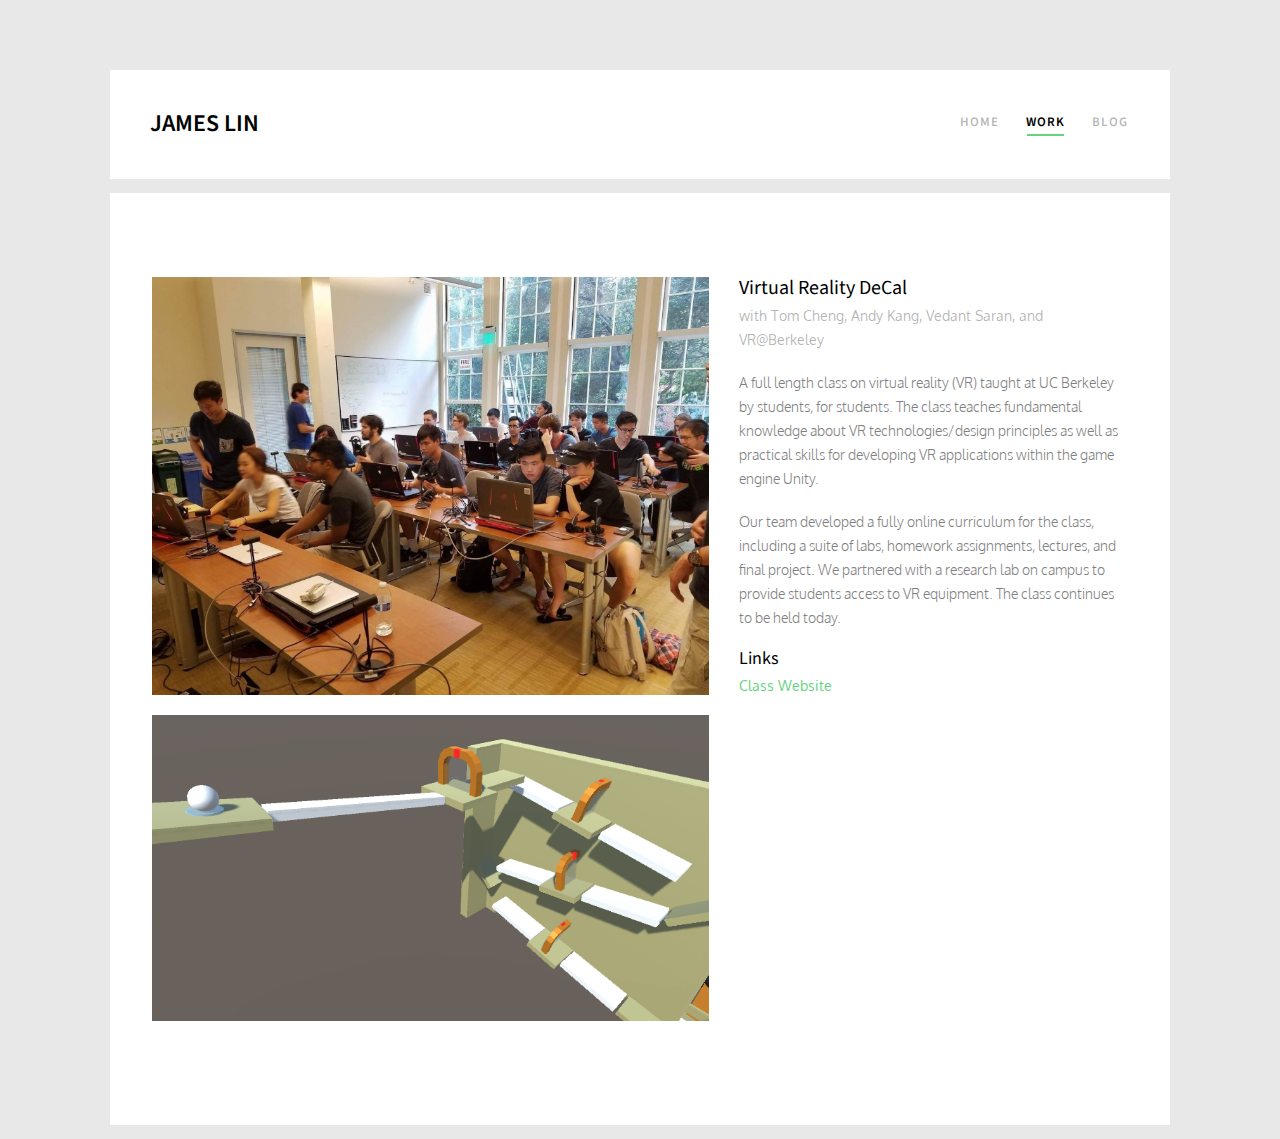
<file: work/vr-decal.html>
<!DOCTYPE HTML>
<html>
	<head>
	<meta charset="utf-8">
	<meta http-equiv="X-UA-Compatible" content="IE=edge">
	<title>Virtual Reality DeCal</title>
	<meta name="viewport" content="width=device-width, initial-scale=1">
	<meta name="description" content="James Lin's personal website." />
	<meta name="keywords" content="james lin, personal website, programming, software engineer, berkeley, portfolio, blog" />
	<meta name="author" content="James Lin" />

	<link href="https://fonts.googleapis.com/css?family=Oxygen:300,400" rel="stylesheet">
	<link href="https://fonts.googleapis.com/css?family=Source+Sans+Pro:400,600,700" rel="stylesheet">
	
	<!-- Animate.css -->
	<link rel="stylesheet" href="/css/animate.css">
	<!-- Icomoon Icon Fonts-->
	<link rel="stylesheet" href="/css/icomoon.css">
	<!-- Bootstrap  -->
	<link rel="stylesheet" href="/css/bootstrap.css">

	<!-- Magnific Popup -->
	<link rel="stylesheet" href="/css/magnific-popup.css">

	<!-- Flexslider  -->
	<link rel="stylesheet" href="/css/flexslider.css">

	<!-- Theme style  -->
	<link rel="stylesheet" href="/css/style.css">

	<!-- Modernizr JS -->
	<script src="/js/modernizr-2.6.2.min.js"></script>
	<!-- FOR IE9 below -->
	<!--[if lt IE 9]>
	<script src="js/respond.min.js"></script>
	<![endif]-->

	</head>
	<body>
		
	<div class="fh5co-loader"></div>
	
	<div id="page">

	<!-- NAVIGATION BAR -->
	<nav class="fh5co-nav" role="navigation">
		<div class="container-wrap">
			<div class="top-menu">
				<div class="row">
					<div class="col-xs-5">
						<div id="fh5co-logo"><a href="/">James Lin</a></div>
					</div>
					<div class="col-xs-7 text-right menu-1">
						<ul>
							<li><a href="/">Home</a></li>
							<li class="active"><a href="/work.html">Work</a></li>
							<li><a href="/blog.html">Blog</a></li>
						</ul>
					</div>
				</div>
				
			</div>
		</div>
	</nav>

	<!-- Body -->
	<div class="container-wrap">	
		<div id="fh5co-work">
			<div class="row">

				<!-- Pictures Left Side -->
				<div class="col-md-7">
					<a href="/images/vr-decal/decal-1.jpg" class="image-popup img-portfolio-detail">
						<img src="/images/vr-decal/decal-1.jpg" alt="Picture of the class in session." class="img-responsive">
					</a>
					<a href="/images/vr-decal/HW1-6.PNG" class="image-popup img-portfolio-detail">
						<img src="/images/vr-decal/HW1-6.PNG" alt="Screenshot from a homework assignment." class="img-responsive">
					</a>
				</div>

				<!-- Text on Right Side -->
				<div class="col-md-5 fh5co-project-detail">
					<h2 class="fh5co-project-title">Virtual Reality DeCal</h2>
					<span class="fh5co-project-sub">with Tom Cheng, Andy Kang, Vedant Saran, and VR@Berkeley</span>

					<p>
						A full length class on virtual reality (VR) taught at UC Berkeley by students, for students.
						The class teaches fundamental knowledge about VR technologies/design principles as well as
						practical skills for developing VR applications within the game engine Unity.
					</p>
					<p>
						Our team developed a fully online curriculum for the class, including a suite of labs, homework
						assignments, lectures, and final project. We partnered with a research lab on campus to provide
						students access to VR equipment. The class continues to be held today.
					</p>

					<div class="fh5co-project-service">
						<h3>Links</h3>
						<ul>
							<li><a href="http://vr.berkeley.edu/decal" target="_blank">Class Website</a></li>
						</ul>
					</div>
				</div>
			</div>
		</div>
	</div>

	<div class="gototop js-top">
		<a href="#" class="js-gotop"><i class="icon-arrow-up2"></i></a>
	</div>
	
	<!-- jQuery -->
	<script src="/js/jquery.min.js"></script>
	<!-- jQuery Easing -->
	<script src="/js/jquery.easing.1.3.js"></script>
	<!-- Bootstrap -->
	<script src="/js/bootstrap.min.js"></script>
	<!-- Waypoints -->
	<script src="/js/jquery.waypoints.min.js"></script>
	<!-- Flexslider -->
	<script src="/js/jquery.flexslider-min.js"></script>
	<!-- Magnific Popup -->
	<script src="/js/jquery.magnific-popup.min.js"></script>
	<script src="/js/magnific-popup-options.js"></script>
	<!-- Counters -->
	<script src="/js/jquery.countTo.js"></script>
	<!-- Main -->
	<script src="/js/main.js"></script>

	</body>
</html>
</file>
<file: css/icomoon.css>
@font-face {
  font-family: 'icomoon';
  src:  url('fonts/icomoon.eot?5j2n32');
  src:  url('fonts/icomoon.eot?5j2n32#iefix') format('embedded-opentype'),
    url('fonts/icomoon.ttf?5j2n32') format('truetype'),
    url('fonts/icomoon.woff?5j2n32') format('woff'),
    url('fonts/icomoon.svg?5j2n32#icomoon') format('svg');
  font-weight: normal;
  font-style: normal;
}

[class^="icon-"], [class*=" icon-"] {
  /* use !important to prevent issues with browser extensions that change fonts */
  font-family: 'icomoon' !important;
  speak: none;
  font-style: normal;
  font-weight: normal;
  font-variant: normal;
  text-transform: none;
  line-height: 1;

  /* Better Font Rendering =========== */
  -webkit-font-smoothing: antialiased;
  -moz-osx-font-smoothing: grayscale;
}

.icon-eye2:before {
  content: "\e064";
}
.icon-paper-clip:before {
  content: "\e065";
}
.icon-mail5:before {
  content: "\e066";
}
.icon-toggle:before {
  content: "\e067";
}
.icon-layout:before {
  content: "\e068";
}
.icon-link2:before {
  content: "\e069";
}
.icon-bell2:before {
  content: "\e06a";
}
.icon-lock3:before {
  content: "\e06b";
}
.icon-unlock:before {
  content: "\e06c";
}
.icon-ribbon2:before {
  content: "\e06d";
}
.icon-image2:before {
  content: "\e06e";
}
.icon-signal:before {
  content: "\e06f";
}
.icon-target3:before {
  content: "\e070";
}
.icon-clipboard3:before {
  content: "\e071";
}
.icon-clock3:before {
  content: "\e072";
}
.icon-watch:before {
  content: "\e073";
}
.icon-air-play:before {
  content: "\e074";
}
.icon-camera3:before {
  content: "\e075";
}
.icon-video2:before {
  content: "\e076";
}
.icon-disc:before {
  content: "\e077";
}
.icon-printer3:before {
  content: "\e078";
}
.icon-monitor:before {
  content: "\e079";
}
.icon-server:before {
  content: "\e07a";
}
.icon-cog2:before {
  content: "\e07b";
}
.icon-heart3:before {
  content: "\e07c";
}
.icon-paragraph:before {
  content: "\e07d";
}
.icon-align-justify:before {
  content: "\e07e";
}
.icon-align-left:before {
  content: "\e07f";
}
.icon-align-center:before {
  content: "\e080";
}
.icon-align-right:before {
  content: "\e081";
}
.icon-book2:before {
  content: "\e082";
}
.icon-layers2:before {
  content: "\e083";
}
.icon-stack2:before {
  content: "\e084";
}
.icon-stack-2:before {
  content: "\e085";
}
.icon-paper:before {
  content: "\e086";
}
.icon-paper-stack:before {
  content: "\e087";
}
.icon-search3:before {
  content: "\e088";
}
.icon-zoom-in2:before {
  content: "\e089";
}
.icon-zoom-out2:before {
  content: "\e08a";
}
.icon-reply2:before {
  content: "\e08b";
}
.icon-circle-plus:before {
  content: "\e08c";
}
.icon-circle-minus:before {
  content: "\e08d";
}
.icon-circle-check:before {
  content: "\e08e";
}
.icon-circle-cross:before {
  content: "\e08f";
}
.icon-square-plus:before {
  content: "\e090";
}
.icon-square-minus:before {
  content: "\e091";
}
.icon-square-check:before {
  content: "\e092";
}
.icon-square-cross:before {
  content: "\e093";
}
.icon-microphone:before {
  content: "\e094";
}
.icon-record:before {
  content: "\e095";
}
.icon-skip-back:before {
  content: "\e096";
}
.icon-rewind:before {
  content: "\e097";
}
.icon-play4:before {
  content: "\e098";
}
.icon-pause3:before {
  content: "\e099";
}
.icon-stop3:before {
  content: "\e09a";
}
.icon-fast-forward:before {
  content: "\e09b";
}
.icon-skip-forward:before {
  content: "\e09c";
}
.icon-shuffle2:before {
  content: "\e09d";
}
.icon-repeat:before {
  content: "\e09e";
}
.icon-folder2:before {
  content: "\e09f";
}
.icon-umbrella:before {
  content: "\e0a0";
}
.icon-moon:before {
  content: "\e0a1";
}
.icon-thermometer:before {
  content: "\e0a2";
}
.icon-drop:before {
  content: "\e0a3";
}
.icon-sun2:before {
  content: "\e0a4";
}
.icon-cloud3:before {
  content: "\e0a5";
}
.icon-cloud-upload2:before {
  content: "\e0a6";
}
.icon-cloud-download2:before {
  content: "\e0a7";
}
.icon-upload4:before {
  content: "\e0a8";
}
.icon-download4:before {
  content: "\e0a9";
}
.icon-location3:before {
  content: "\e0aa";
}
.icon-location-2:before {
  content: "\e0ab";
}
.icon-map3:before {
  content: "\e0ac";
}
.icon-battery:before {
  content: "\e0ad";
}
.icon-head:before {
  content: "\e0ae";
}
.icon-briefcase3:before {
  content: "\e0af";
}
.icon-speech-bubble:before {
  content: "\e0b0";
}
.icon-anchor2:before {
  content: "\e0b1";
}
.icon-globe2:before {
  content: "\e0b2";
}
.icon-box:before {
  content: "\e0b3";
}
.icon-reload:before {
  content: "\e0b4";
}
.icon-share3:before {
  content: "\e0b5";
}
.icon-marquee:before {
  content: "\e0b6";
}
.icon-marquee-plus:before {
  content: "\e0b7";
}
.icon-marquee-minus:before {
  content: "\e0b8";
}
.icon-tag:before {
  content: "\e0b9";
}
.icon-power2:before {
  content: "\e0ba";
}
.icon-command2:before {
  content: "\e0bb";
}
.icon-alt:before {
  content: "\e0bc";
}
.icon-esc:before {
  content: "\e0bd";
}
.icon-bar-graph:before {
  content: "\e0be";
}
.icon-bar-graph-2:before {
  content: "\e0bf";
}
.icon-pie-graph:before {
  content: "\e0c0";
}
.icon-star:before {
  content: "\e0c1";
}
.icon-arrow-left3:before {
  content: "\e0c2";
}
.icon-arrow-right3:before {
  content: "\e0c3";
}
.icon-arrow-up3:before {
  content: "\e0c4";
}
.icon-arrow-down3:before {
  content: "\e0c5";
}
.icon-volume:before {
  content: "\e0c6";
}
.icon-mute:before {
  content: "\e0c7";
}
.icon-content-right:before {
  content: "\e100";
}
.icon-content-left:before {
  content: "\e101";
}
.icon-grid2:before {
  content: "\e102";
}
.icon-grid-2:before {
  content: "\e103";
}
.icon-columns:before {
  content: "\e104";
}
.icon-loader:before {
  content: "\e105";
}
.icon-bag:before {
  content: "\e106";
}
.icon-ban:before {
  content: "\e107";
}
.icon-flag3:before {
  content: "\e108";
}
.icon-trash:before {
  content: "\e109";
}
.icon-expand2:before {
  content: "\e110";
}
.icon-contract:before {
  content: "\e111";
}
.icon-maximize:before {
  content: "\e112";
}
.icon-minimize:before {
  content: "\e113";
}
.icon-plus2:before {
  content: "\e114";
}
.icon-minus2:before {
  content: "\e115";
}
.icon-check:before {
  content: "\e116";
}
.icon-cross2:before {
  content: "\e117";
}
.icon-move:before {
  content: "\e118";
}
.icon-delete:before {
  content: "\e119";
}
.icon-menu5:before {
  content: "\e120";
}
.icon-archive:before {
  content: "\e121";
}
.icon-inbox:before {
  content: "\e122";
}
.icon-outbox:before {
  content: "\e123";
}
.icon-file:before {
  content: "\e124";
}
.icon-file-add:before {
  content: "\e125";
}
.icon-file-subtract:before {
  content: "\e126";
}
.icon-help:before {
  content: "\e127";
}
.icon-open:before {
  content: "\e128";
}
.icon-ellipsis:before {
  content: "\e129";
}
.icon-heart4:before {
  content: "\e900";
}
.icon-cloud4:before {
  content: "\e901";
}
.icon-star2:before {
  content: "\e902";
}
.icon-tv2:before {
  content: "\e903";
}
.icon-sound:before {
  content: "\e904";
}
.icon-video3:before {
  content: "\e905";
}
.icon-trash2:before {
  content: "\e906";
}
.icon-user2:before {
  content: "\e907";
}
.icon-key3:before {
  content: "\e908";
}
.icon-search4:before {
  content: "\e909";
}
.icon-settings:before {
  content: "\e90a";
}
.icon-camera4:before {
  content: "\e90b";
}
.icon-tag2:before {
  content: "\e90c";
}
.icon-lock4:before {
  content: "\e90d";
}
.icon-bulb:before {
  content: "\e90e";
}
.icon-pen2:before {
  content: "\e90f";
}
.icon-diamond:before {
  content: "\e910";
}
.icon-display2:before {
  content: "\e911";
}
.icon-location4:before {
  content: "\e912";
}
.icon-eye3:before {
  content: "\e913";
}
.icon-bubble3:before {
  content: "\e914";
}
.icon-stack3:before {
  content: "\e915";
}
.icon-cup:before {
  content: "\e916";
}
.icon-phone3:before {
  content: "\e917";
}
.icon-news:before {
  content: "\e918";
}
.icon-mail6:before {
  content: "\e919";
}
.icon-like:before {
  content: "\e91a";
}
.icon-photo:before {
  content: "\e91b";
}
.icon-note:before {
  content: "\e91c";
}
.icon-clock4:before {
  content: "\e91d";
}
.icon-paperplane:before {
  content: "\e91e";
}
.icon-params:before {
  content: "\e91f";
}
.icon-banknote:before {
  content: "\e920";
}
.icon-data:before {
  content: "\e921";
}
.icon-music2:before {
  content: "\e922";
}
.icon-megaphone2:before {
  content: "\e923";
}
.icon-study:before {
  content: "\e924";
}
.icon-lab2:before {
  content: "\e925";
}
.icon-food:before {
  content: "\e926";
}
.icon-t-shirt:before {
  content: "\e927";
}
.icon-fire2:before {
  content: "\e928";
}
.icon-clip:before {
  content: "\e929";
}
.icon-shop:before {
  content: "\e92a";
}
.icon-calendar3:before {
  content: "\e92b";
}
.icon-wallet2:before {
  content: "\e92c";
}
.icon-vynil:before {
  content: "\e92d";
}
.icon-truck2:before {
  content: "\e92e";
}
.icon-world:before {
  content: "\e92f";
}
.icon-mobile:before {
  content: "\e000";
}
.icon-laptop:before {
  content: "\e001";
}
.icon-desktop:before {
  content: "\e002";
}
.icon-tablet:before {
  content: "\e003";
}
.icon-phone:before {
  content: "\e004";
}
.icon-document:before {
  content: "\e005";
}
.icon-documents:before {
  content: "\e006";
}
.icon-search:before {
  content: "\e007";
}
.icon-clipboard:before {
  content: "\e008";
}
.icon-newspaper:before {
  content: "\e009";
}
.icon-notebook:before {
  content: "\e00a";
}
.icon-book-open:before {
  content: "\e00b";
}
.icon-browser:before {
  content: "\e00c";
}
.icon-calendar:before {
  content: "\e00d";
}
.icon-presentation:before {
  content: "\e00e";
}
.icon-picture:before {
  content: "\e00f";
}
.icon-pictures:before {
  content: "\e010";
}
.icon-video:before {
  content: "\e011";
}
.icon-camera:before {
  content: "\e012";
}
.icon-printer:before {
  content: "\e013";
}
.icon-toolbox:before {
  content: "\e014";
}
.icon-briefcase:before {
  content: "\e015";
}
.icon-wallet:before {
  content: "\e016";
}
.icon-gift:before {
  content: "\e017";
}
.icon-bargraph:before {
  content: "\e018";
}
.icon-grid:before {
  content: "\e019";
}
.icon-expand:before {
  content: "\e01a";
}
.icon-focus:before {
  content: "\e01b";
}
.icon-edit:before {
  content: "\e01c";
}
.icon-adjustments:before {
  content: "\e01d";
}
.icon-ribbon:before {
  content: "\e01e";
}
.icon-hourglass:before {
  content: "\e01f";
}
.icon-lock:before {
  content: "\e020";
}
.icon-megaphone:before {
  content: "\e021";
}
.icon-shield:before {
  content: "\e022";
}
.icon-trophy:before {
  content: "\e023";
}
.icon-flag:before {
  content: "\e024";
}
.icon-map:before {
  content: "\e025";
}
.icon-puzzle:before {
  content: "\e026";
}
.icon-basket:before {
  content: "\e027";
}
.icon-envelope:before {
  content: "\e028";
}
.icon-streetsign:before {
  content: "\e029";
}
.icon-telescope:before {
  content: "\e02a";
}
.icon-gears:before {
  content: "\e02b";
}
.icon-key:before {
  content: "\e02c";
}
.icon-paperclip:before {
  content: "\e02d";
}
.icon-attachment:before {
  content: "\e02e";
}
.icon-pricetags:before {
  content: "\e02f";
}
.icon-lightbulb:before {
  content: "\e030";
}
.icon-layers:before {
  content: "\e031";
}
.icon-pencil:before {
  content: "\e032";
}
.icon-tools:before {
  content: "\e033";
}
.icon-tools-2:before {
  content: "\e034";
}
.icon-scissors:before {
  content: "\e035";
}
.icon-paintbrush:before {
  content: "\e036";
}
.icon-magnifying-glass:before {
  content: "\e037";
}
.icon-circle-compass:before {
  content: "\e038";
}
.icon-linegraph:before {
  content: "\e039";
}
.icon-mic:before {
  content: "\e03a";
}
.icon-strategy:before {
  content: "\e03b";
}
.icon-beaker:before {
  content: "\e03c";
}
.icon-caution:before {
  content: "\e03d";
}
.icon-recycle:before {
  content: "\e03e";
}
.icon-anchor:before {
  content: "\e03f";
}
.icon-profile-male:before {
  content: "\e040";
}
.icon-profile-female:before {
  content: "\e041";
}
.icon-bike:before {
  content: "\e042";
}
.icon-wine:before {
  content: "\e043";
}
.icon-hotairballoon:before {
  content: "\e044";
}
.icon-globe:before {
  content: "\e045";
}
.icon-genius:before {
  content: "\e046";
}
.icon-map-pin:before {
  content: "\e047";
}
.icon-dial:before {
  content: "\e048";
}
.icon-chat:before {
  content: "\e049";
}
.icon-heart:before {
  content: "\e04a";
}
.icon-cloud:before {
  content: "\e04b";
}
.icon-upload:before {
  content: "\e04c";
}
.icon-download:before {
  content: "\e04d";
}
.icon-target:before {
  content: "\e04e";
}
.icon-hazardous:before {
  content: "\e04f";
}
.icon-piechart:before {
  content: "\e050";
}
.icon-speedometer:before {
  content: "\e051";
}
.icon-global:before {
  content: "\e052";
}
.icon-compass:before {
  content: "\e053";
}
.icon-lifesaver:before {
  content: "\e054";
}
.icon-clock:before {
  content: "\e055";
}
.icon-aperture:before {
  content: "\e056";
}
.icon-quote:before {
  content: "\e057";
}
.icon-scope:before {
  content: "\e058";
}
.icon-alarmclock:before {
  content: "\e059";
}
.icon-refresh:before {
  content: "\e05a";
}
.icon-happy:before {
  content: "\e05b";
}
.icon-sad:before {
  content: "\e05c";
}
.icon-facebook:before {
  content: "\e05d";
}
.icon-twitter:before {
  content: "\e05e";
}
.icon-googleplus:before {
  content: "\e05f";
}
.icon-rss:before {
  content: "\e060";
}
.icon-tumblr:before {
  content: "\e061";
}
.icon-linkedin:before {
  content: "\e062";
}
.icon-dribbble:before {
  content: "\e063";
}
.icon-home:before {
  content: "\e930";
}
.icon-home2:before {
  content: "\e931";
}
.icon-home3:before {
  content: "\e932";
}
.icon-office:before {
  content: "\e933";
}
.icon-newspaper2:before {
  content: "\e934";
}
.icon-pencil2:before {
  content: "\e935";
}
.icon-pencil22:before {
  content: "\e936";
}
.icon-quill:before {
  content: "\e937";
}
.icon-pen:before {
  content: "\e938";
}
.icon-blog:before {
  content: "\e939";
}
.icon-eyedropper:before {
  content: "\e93a";
}
.icon-droplet:before {
  content: "\e93b";
}
.icon-paint-format:before {
  content: "\e93c";
}
.icon-image:before {
  content: "\e93d";
}
.icon-images:before {
  content: "\e93e";
}
.icon-camera2:before {
  content: "\e93f";
}
.icon-headphones:before {
  content: "\e940";
}
.icon-music:before {
  content: "\e941";
}
.icon-play:before {
  content: "\e942";
}
.icon-film:before {
  content: "\e943";
}
.icon-video-camera:before {
  content: "\e944";
}
.icon-dice:before {
  content: "\e945";
}
.icon-pacman:before {
  content: "\e946";
}
.icon-spades:before {
  content: "\e947";
}
.icon-clubs:before {
  content: "\e948";
}
.icon-diamonds:before {
  content: "\e949";
}
.icon-bullhorn:before {
  content: "\e94a";
}
.icon-connection:before {
  content: "\e94b";
}
.icon-podcast:before {
  content: "\e94c";
}
.icon-feed:before {
  content: "\e94d";
}
.icon-mic2:before {
  content: "\e94e";
}
.icon-book:before {
  content: "\e94f";
}
.icon-books:before {
  content: "\e950";
}
.icon-library:before {
  content: "\e951";
}
.icon-file-text:before {
  content: "\e952";
}
.icon-profile:before {
  content: "\e953";
}
.icon-file-empty:before {
  content: "\e954";
}
.icon-files-empty:before {
  content: "\e955";
}
.icon-file-text2:before {
  content: "\e956";
}
.icon-file-picture:before {
  content: "\e957";
}
.icon-file-music:before {
  content: "\e958";
}
.icon-file-play:before {
  content: "\e959";
}
.icon-file-video:before {
  content: "\e95a";
}
.icon-file-zip:before {
  content: "\e95b";
}
.icon-copy:before {
  content: "\e95c";
}
.icon-paste:before {
  content: "\e95d";
}
.icon-stack:before {
  content: "\e95e";
}
.icon-folder:before {
  content: "\e95f";
}
.icon-folder-open:before {
  content: "\e960";
}
.icon-folder-plus:before {
  content: "\e961";
}
.icon-folder-minus:before {
  content: "\e962";
}
.icon-folder-download:before {
  content: "\e963";
}
.icon-folder-upload:before {
  content: "\e964";
}
.icon-price-tag:before {
  content: "\e965";
}
.icon-price-tags:before {
  content: "\e966";
}
.icon-barcode:before {
  content: "\e967";
}
.icon-qrcode:before {
  content: "\e968";
}
.icon-ticket:before {
  content: "\e969";
}
.icon-cart:before {
  content: "\e96a";
}
.icon-coin-dollar:before {
  content: "\e96b";
}
.icon-coin-euro:before {
  content: "\e96c";
}
.icon-coin-pound:before {
  content: "\e96d";
}
.icon-coin-yen:before {
  content: "\e96e";
}
.icon-credit-card:before {
  content: "\e96f";
}
.icon-calculator:before {
  content: "\e970";
}
.icon-lifebuoy:before {
  content: "\e971";
}
.icon-phone2:before {
  content: "\e972";
}
.icon-phone-hang-up:before {
  content: "\e973";
}
.icon-address-book:before {
  content: "\e974";
}
.icon-envelop:before {
  content: "\e975";
}
.icon-pushpin:before {
  content: "\e976";
}
.icon-location:before {
  content: "\e977";
}
.icon-location2:before {
  content: "\e978";
}
.icon-compass2:before {
  content: "\e979";
}
.icon-compass22:before {
  content: "\e97a";
}
.icon-map2:before {
  content: "\e97b";
}
.icon-map22:before {
  content: "\e97c";
}
.icon-history:before {
  content: "\e97d";
}
.icon-clock2:before {
  content: "\e97e";
}
.icon-clock22:before {
  content: "\e97f";
}
.icon-alarm:before {
  content: "\e980";
}
.icon-bell:before {
  content: "\e981";
}
.icon-stopwatch:before {
  content: "\e982";
}
.icon-calendar2:before {
  content: "\e983";
}
.icon-printer2:before {
  content: "\e984";
}
.icon-keyboard:before {
  content: "\e985";
}
.icon-display:before {
  content: "\e986";
}
.icon-laptop2:before {
  content: "\e987";
}
.icon-mobile2:before {
  content: "\e988";
}
.icon-mobile22:before {
  content: "\e989";
}
.icon-tablet2:before {
  content: "\e98a";
}
.icon-tv:before {
  content: "\e98b";
}
.icon-drawer:before {
  content: "\e98c";
}
.icon-drawer2:before {
  content: "\e98d";
}
.icon-box-add:before {
  content: "\e98e";
}
.icon-box-remove:before {
  content: "\e98f";
}
.icon-download3:before {
  content: "\e990";
}
.icon-upload2:before {
  content: "\e991";
}
.icon-floppy-disk:before {
  content: "\e992";
}
.icon-drive:before {
  content: "\e993";
}
.icon-database:before {
  content: "\e994";
}
.icon-undo:before {
  content: "\e995";
}
.icon-redo:before {
  content: "\e996";
}
.icon-undo2:before {
  content: "\e997";
}
.icon-redo2:before {
  content: "\e998";
}
.icon-forward:before {
  content: "\e999";
}
.icon-reply:before {
  content: "\e99a";
}
.icon-bubble:before {
  content: "\e99b";
}
.icon-bubbles:before {
  content: "\e99c";
}
.icon-bubbles2:before {
  content: "\e99d";
}
.icon-bubble2:before {
  content: "\e99e";
}
.icon-bubbles3:before {
  content: "\e99f";
}
.icon-bubbles4:before {
  content: "\e9a0";
}
.icon-user:before {
  content: "\e9a1";
}
.icon-users:before {
  content: "\e9a2";
}
.icon-user-plus:before {
  content: "\e9a3";
}
.icon-user-minus:before {
  content: "\e9a4";
}
.icon-user-check:before {
  content: "\e9a5";
}
.icon-user-tie:before {
  content: "\e9a6";
}
.icon-quotes-left:before {
  content: "\e9a7";
}
.icon-quotes-right:before {
  content: "\e9a8";
}
.icon-hour-glass:before {
  content: "\e9a9";
}
.icon-spinner:before {
  content: "\e9aa";
}
.icon-spinner2:before {
  content: "\e9ab";
}
.icon-spinner3:before {
  content: "\e9ac";
}
.icon-spinner4:before {
  content: "\e9ad";
}
.icon-spinner5:before {
  content: "\e9ae";
}
.icon-spinner6:before {
  content: "\e9af";
}
.icon-spinner7:before {
  content: "\e9b0";
}
.icon-spinner8:before {
  content: "\e9b1";
}
.icon-spinner9:before {
  content: "\e9b2";
}
.icon-spinner10:before {
  content: "\e9b3";
}
.icon-spinner11:before {
  content: "\e9b4";
}
.icon-binoculars:before {
  content: "\e9b5";
}
.icon-search2:before {
  content: "\e9b6";
}
.icon-zoom-in:before {
  content: "\e9b7";
}
.icon-zoom-out:before {
  content: "\e9b8";
}
.icon-enlarge:before {
  content: "\e9b9";
}
.icon-shrink:before {
  content: "\e9ba";
}
.icon-enlarge2:before {
  content: "\e9bb";
}
.icon-shrink2:before {
  content: "\e9bc";
}
.icon-key2:before {
  content: "\e9bd";
}
.icon-key22:before {
  content: "\e9be";
}
.icon-lock2:before {
  content: "\e9bf";
}
.icon-unlocked:before {
  content: "\e9c0";
}
.icon-wrench:before {
  content: "\e9c1";
}
.icon-equalizer:before {
  content: "\e9c2";
}
.icon-equalizer2:before {
  content: "\e9c3";
}
.icon-cog:before {
  content: "\e9c4";
}
.icon-cogs:before {
  content: "\e9c5";
}
.icon-hammer:before {
  content: "\e9c6";
}
.icon-magic-wand:before {
  content: "\e9c7";
}
.icon-aid-kit:before {
  content: "\e9c8";
}
.icon-bug:before {
  content: "\e9c9";
}
.icon-pie-chart:before {
  content: "\e9ca";
}
.icon-stats-dots:before {
  content: "\e9cb";
}
.icon-stats-bars:before {
  content: "\e9cc";
}
.icon-stats-bars2:before {
  content: "\e9cd";
}
.icon-trophy2:before {
  content: "\e9ce";
}
.icon-gift2:before {
  content: "\e9cf";
}
.icon-glass:before {
  content: "\e9d0";
}
.icon-glass2:before {
  content: "\e9d1";
}
.icon-mug:before {
  content: "\e9d2";
}
.icon-spoon-knife:before {
  content: "\e9d3";
}
.icon-leaf:before {
  content: "\e9d4";
}
.icon-rocket:before {
  content: "\e9d5";
}
.icon-meter:before {
  content: "\e9d6";
}
.icon-meter2:before {
  content: "\e9d7";
}
.icon-hammer2:before {
  content: "\e9d8";
}
.icon-fire:before {
  content: "\e9d9";
}
.icon-lab:before {
  content: "\e9da";
}
.icon-magnet:before {
  content: "\e9db";
}
.icon-bin:before {
  content: "\e9dc";
}
.icon-bin2:before {
  content: "\e9dd";
}
.icon-briefcase2:before {
  content: "\e9de";
}
.icon-airplane:before {
  content: "\e9df";
}
.icon-truck:before {
  content: "\e9e0";
}
.icon-road:before {
  content: "\e9e1";
}
.icon-accessibility:before {
  content: "\e9e2";
}
.icon-target2:before {
  content: "\e9e3";
}
.icon-shield2:before {
  content: "\e9e4";
}
.icon-power:before {
  content: "\e9e5";
}
.icon-switch:before {
  content: "\e9e6";
}
.icon-power-cord:before {
  content: "\e9e7";
}
.icon-clipboard2:before {
  content: "\e9e8";
}
.icon-list-numbered:before {
  content: "\e9e9";
}
.icon-list:before {
  content: "\e9ea";
}
.icon-list2:before {
  content: "\e9eb";
}
.icon-tree:before {
  content: "\e9ec";
}
.icon-menu:before {
  content: "\e9ed";
}
.icon-menu2:before {
  content: "\e9ee";
}
.icon-menu3:before {
  content: "\e9ef";
}
.icon-menu4:before {
  content: "\e9f0";
}
.icon-cloud2:before {
  content: "\e9f1";
}
.icon-cloud-download:before {
  content: "\e9f2";
}
.icon-cloud-upload:before {
  content: "\e9f3";
}
.icon-cloud-check:before {
  content: "\e9f4";
}
.icon-download2:before {
  content: "\e9f5";
}
.icon-upload22:before {
  content: "\e9f6";
}
.icon-download32:before {
  content: "\e9f7";
}
.icon-upload3:before {
  content: "\e9f8";
}
.icon-sphere:before {
  content: "\e9f9";
}
.icon-earth:before {
  content: "\e9fa";
}
.icon-link:before {
  content: "\e9fb";
}
.icon-flag2:before {
  content: "\e9fc";
}
.icon-attachment2:before {
  content: "\e9fd";
}
.icon-eye:before {
  content: "\e9fe";
}
.icon-eye-plus:before {
  content: "\e9ff";
}
.icon-eye-minus:before {
  content: "\ea00";
}
.icon-eye-blocked:before {
  content: "\ea01";
}
.icon-bookmark:before {
  content: "\ea02";
}
.icon-bookmarks:before {
  content: "\ea03";
}
.icon-sun:before {
  content: "\ea04";
}
.icon-contrast:before {
  content: "\ea05";
}
.icon-brightness-contrast:before {
  content: "\ea06";
}
.icon-star-empty:before {
  content: "\ea07";
}
.icon-star-half:before {
  content: "\ea08";
}
.icon-star-full:before {
  content: "\ea09";
}
.icon-heart2:before {
  content: "\ea0a";
}
.icon-heart-broken:before {
  content: "\ea0b";
}
.icon-man:before {
  content: "\ea0c";
}
.icon-woman:before {
  content: "\ea0d";
}
.icon-man-woman:before {
  content: "\ea0e";
}
.icon-happy3:before {
  content: "\ea0f";
}
.icon-happy2:before {
  content: "\ea10";
}
.icon-smile:before {
  content: "\ea11";
}
.icon-smile2:before {
  content: "\ea12";
}
.icon-tongue:before {
  content: "\ea13";
}
.icon-tongue2:before {
  content: "\ea14";
}
.icon-sad2:before {
  content: "\ea15";
}
.icon-sad22:before {
  content: "\ea16";
}
.icon-wink:before {
  content: "\ea17";
}
.icon-wink2:before {
  content: "\ea18";
}
.icon-grin:before {
  content: "\ea19";
}
.icon-grin2:before {
  content: "\ea1a";
}
.icon-cool:before {
  content: "\ea1b";
}
.icon-cool2:before {
  content: "\ea1c";
}
.icon-angry:before {
  content: "\ea1d";
}
.icon-angry2:before {
  content: "\ea1e";
}
.icon-evil:before {
  content: "\ea1f";
}
.icon-evil2:before {
  content: "\ea20";
}
.icon-shocked:before {
  content: "\ea21";
}
.icon-shocked2:before {
  content: "\ea22";
}
.icon-baffled:before {
  content: "\ea23";
}
.icon-baffled2:before {
  content: "\ea24";
}
.icon-confused:before {
  content: "\ea25";
}
.icon-confused2:before {
  content: "\ea26";
}
.icon-neutral:before {
  content: "\ea27";
}
.icon-neutral2:before {
  content: "\ea28";
}
.icon-hipster:before {
  content: "\ea29";
}
.icon-hipster2:before {
  content: "\ea2a";
}
.icon-wondering:before {
  content: "\ea2b";
}
.icon-wondering2:before {
  content: "\ea2c";
}
.icon-sleepy:before {
  content: "\ea2d";
}
.icon-sleepy2:before {
  content: "\ea2e";
}
.icon-frustrated:before {
  content: "\ea2f";
}
.icon-frustrated2:before {
  content: "\ea30";
}
.icon-crying:before {
  content: "\ea31";
}
.icon-crying2:before {
  content: "\ea32";
}
.icon-point-up:before {
  content: "\ea33";
}
.icon-point-right:before {
  content: "\ea34";
}
.icon-point-down:before {
  content: "\ea35";
}
.icon-point-left:before {
  content: "\ea36";
}
.icon-warning:before {
  content: "\ea37";
}
.icon-notification:before {
  content: "\ea38";
}
.icon-question:before {
  content: "\ea39";
}
.icon-plus:before {
  content: "\ea3a";
}
.icon-minus:before {
  content: "\ea3b";
}
.icon-info:before {
  content: "\ea3c";
}
.icon-cancel-circle:before {
  content: "\ea3d";
}
.icon-blocked:before {
  content: "\ea3e";
}
.icon-cross:before {
  content: "\ea3f";
}
.icon-checkmark:before {
  content: "\ea40";
}
.icon-checkmark2:before {
  content: "\ea41";
}
.icon-spell-check:before {
  content: "\ea42";
}
.icon-enter:before {
  content: "\ea43";
}
.icon-exit:before {
  content: "\ea44";
}
.icon-play2:before {
  content: "\ea45";
}
.icon-pause:before {
  content: "\ea46";
}
.icon-stop:before {
  content: "\ea47";
}
.icon-previous:before {
  content: "\ea48";
}
.icon-next:before {
  content: "\ea49";
}
.icon-backward:before {
  content: "\ea4a";
}
.icon-forward2:before {
  content: "\ea4b";
}
.icon-play3:before {
  content: "\ea4c";
}
.icon-pause2:before {
  content: "\ea4d";
}
.icon-stop2:before {
  content: "\ea4e";
}
.icon-backward2:before {
  content: "\ea4f";
}
.icon-forward3:before {
  content: "\ea50";
}
.icon-first:before {
  content: "\ea51";
}
.icon-last:before {
  content: "\ea52";
}
.icon-previous2:before {
  content: "\ea53";
}
.icon-next2:before {
  content: "\ea54";
}
.icon-eject:before {
  content: "\ea55";
}
.icon-volume-high:before {
  content: "\ea56";
}
.icon-volume-medium:before {
  content: "\ea57";
}
.icon-volume-low:before {
  content: "\ea58";
}
.icon-volume-mute:before {
  content: "\ea59";
}
.icon-volume-mute2:before {
  content: "\ea5a";
}
.icon-volume-increase:before {
  content: "\ea5b";
}
.icon-volume-decrease:before {
  content: "\ea5c";
}
.icon-loop:before {
  content: "\ea5d";
}
.icon-loop2:before {
  content: "\ea5e";
}
.icon-infinite:before {
  content: "\ea5f";
}
.icon-shuffle:before {
  content: "\ea60";
}
.icon-arrow-up-left:before {
  content: "\ea61";
}
.icon-arrow-up:before {
  content: "\ea62";
}
.icon-arrow-up-right:before {
  content: "\ea63";
}
.icon-arrow-right:before {
  content: "\ea64";
}
.icon-arrow-down-right:before {
  content: "\ea65";
}
.icon-arrow-down:before {
  content: "\ea66";
}
.icon-arrow-down-left:before {
  content: "\ea67";
}
.icon-arrow-left:before {
  content: "\ea68";
}
.icon-arrow-up-left2:before {
  content: "\ea69";
}
.icon-arrow-up2:before {
  content: "\ea6a";
}
.icon-arrow-up-right2:before {
  content: "\ea6b";
}
.icon-arrow-right2:before {
  content: "\ea6c";
}
.icon-arrow-down-right2:before {
  content: "\ea6d";
}
.icon-arrow-down2:before {
  content: "\ea6e";
}
.icon-arrow-down-left2:before {
  content: "\ea6f";
}
.icon-arrow-left2:before {
  content: "\ea70";
}
.icon-circle-up:before {
  content: "\ea71";
}
.icon-circle-right:before {
  content: "\ea72";
}
.icon-circle-down:before {
  content: "\ea73";
}
.icon-circle-left:before {
  content: "\ea74";
}
.icon-tab:before {
  content: "\ea75";
}
.icon-move-up:before {
  content: "\ea76";
}
.icon-move-down:before {
  content: "\ea77";
}
.icon-sort-alpha-asc:before {
  content: "\ea78";
}
.icon-sort-alpha-desc:before {
  content: "\ea79";
}
.icon-sort-numeric-asc:before {
  content: "\ea7a";
}
.icon-sort-numberic-desc:before {
  content: "\ea7b";
}
.icon-sort-amount-asc:before {
  content: "\ea7c";
}
.icon-sort-amount-desc:before {
  content: "\ea7d";
}
.icon-command:before {
  content: "\ea7e";
}
.icon-shift:before {
  content: "\ea7f";
}
.icon-ctrl:before {
  content: "\ea80";
}
.icon-opt:before {
  content: "\ea81";
}
.icon-checkbox-checked:before {
  content: "\ea82";
}
.icon-checkbox-unchecked:before {
  content: "\ea83";
}
.icon-radio-checked:before {
  content: "\ea84";
}
.icon-radio-checked2:before {
  content: "\ea85";
}
.icon-radio-unchecked:before {
  content: "\ea86";
}
.icon-crop:before {
  content: "\ea87";
}
.icon-make-group:before {
  content: "\ea88";
}
.icon-ungroup:before {
  content: "\ea89";
}
.icon-scissors2:before {
  content: "\ea8a";
}
.icon-filter:before {
  content: "\ea8b";
}
.icon-font:before {
  content: "\ea8c";
}
.icon-ligature:before {
  content: "\ea8d";
}
.icon-ligature2:before {
  content: "\ea8e";
}
.icon-text-height:before {
  content: "\ea8f";
}
.icon-text-width:before {
  content: "\ea90";
}
.icon-font-size:before {
  content: "\ea91";
}
.icon-bold:before {
  content: "\ea92";
}
.icon-underline:before {
  content: "\ea93";
}
.icon-italic:before {
  content: "\ea94";
}
.icon-strikethrough:before {
  content: "\ea95";
}
.icon-omega:before {
  content: "\ea96";
}
.icon-sigma:before {
  content: "\ea97";
}
.icon-page-break:before {
  content: "\ea98";
}
.icon-superscript:before {
  content: "\ea99";
}
.icon-subscript:before {
  content: "\ea9a";
}
.icon-superscript2:before {
  content: "\ea9b";
}
.icon-subscript2:before {
  content: "\ea9c";
}
.icon-text-color:before {
  content: "\ea9d";
}
.icon-pagebreak:before {
  content: "\ea9e";
}
.icon-clear-formatting:before {
  content: "\ea9f";
}
.icon-table:before {
  content: "\eaa0";
}
.icon-table2:before {
  content: "\eaa1";
}
.icon-insert-template:before {
  content: "\eaa2";
}
.icon-pilcrow:before {
  content: "\eaa3";
}
.icon-ltr:before {
  content: "\eaa4";
}
.icon-rtl:before {
  content: "\eaa5";
}
.icon-section:before {
  content: "\eaa6";
}
.icon-paragraph-left:before {
  content: "\eaa7";
}
.icon-paragraph-center:before {
  content: "\eaa8";
}
.icon-paragraph-right:before {
  content: "\eaa9";
}
.icon-paragraph-justify:before {
  content: "\eaaa";
}
.icon-indent-increase:before {
  content: "\eaab";
}
.icon-indent-decrease:before {
  content: "\eaac";
}
.icon-share:before {
  content: "\eaad";
}
.icon-new-tab:before {
  content: "\eaae";
}
.icon-embed:before {
  content: "\eaaf";
}
.icon-embed2:before {
  content: "\eab0";
}
.icon-terminal:before {
  content: "\eab1";
}
.icon-share2:before {
  content: "\eab2";
}
.icon-mail:before {
  content: "\eab3";
}
.icon-mail2:before {
  content: "\eab4";
}
.icon-mail3:before {
  content: "\eab5";
}
.icon-mail4:before {
  content: "\eab6";
}
.icon-amazon:before {
  content: "\eab7";
}
.icon-google:before {
  content: "\eab8";
}
.icon-google2:before {
  content: "\eab9";
}
.icon-google3:before {
  content: "\eaba";
}
.icon-google-plus:before {
  content: "\eabb";
}
.icon-google-plus2:before {
  content: "\eabc";
}
.icon-google-plus3:before {
  content: "\eabd";
}
.icon-hangouts:before {
  content: "\eabe";
}
.icon-google-drive:before {
  content: "\eabf";
}
.icon-facebook2:before {
  content: "\eac0";
}
.icon-facebook22:before {
  content: "\eac1";
}
.icon-instagram:before {
  content: "\eac2";
}
.icon-whatsapp:before {
  content: "\eac3";
}
.icon-spotify:before {
  content: "\eac4";
}
.icon-telegram:before {
  content: "\eac5";
}
.icon-twitter2:before {
  content: "\eac6";
}
.icon-vine:before {
  content: "\eac7";
}
.icon-vk:before {
  content: "\eac8";
}
.icon-renren:before {
  content: "\eac9";
}
.icon-sina-weibo:before {
  content: "\eaca";
}
.icon-rss2:before {
  content: "\eacb";
}
.icon-rss22:before {
  content: "\eacc";
}
.icon-youtube:before {
  content: "\eacd";
}
.icon-youtube2:before {
  content: "\eace";
}
.icon-twitch:before {
  content: "\eacf";
}
.icon-vimeo:before {
  content: "\ead0";
}
.icon-vimeo2:before {
  content: "\ead1";
}
.icon-lanyrd:before {
  content: "\ead2";
}
.icon-flickr:before {
  content: "\ead3";
}
.icon-flickr2:before {
  content: "\ead4";
}
.icon-flickr3:before {
  content: "\ead5";
}
.icon-flickr4:before {
  content: "\ead6";
}
.icon-dribbble2:before {
  content: "\ead7";
}
.icon-behance:before {
  content: "\ead8";
}
.icon-behance2:before {
  content: "\ead9";
}
.icon-deviantart:before {
  content: "\eada";
}
.icon-500px:before {
  content: "\eadb";
}
.icon-steam:before {
  content: "\eadc";
}
.icon-steam2:before {
  content: "\eadd";
}
.icon-dropbox:before {
  content: "\eade";
}
.icon-onedrive:before {
  content: "\eadf";
}
.icon-github:before {
  content: "\eae0";
}
.icon-npm:before {
  content: "\eae1";
}
.icon-basecamp:before {
  content: "\eae2";
}
.icon-trello:before {
  content: "\eae3";
}
.icon-wordpress:before {
  content: "\eae4";
}
.icon-joomla:before {
  content: "\eae5";
}
.icon-ello:before {
  content: "\eae6";
}
.icon-blogger:before {
  content: "\eae7";
}
.icon-blogger2:before {
  content: "\eae8";
}
.icon-tumblr2:before {
  content: "\eae9";
}
.icon-tumblr22:before {
  content: "\eaea";
}
.icon-yahoo:before {
  content: "\eaeb";
}
.icon-yahoo2:before {
  content: "\eaec";
}
.icon-tux:before {
  content: "\eaed";
}
.icon-appleinc:before {
  content: "\eaee";
}
.icon-finder:before {
  content: "\eaef";
}
.icon-android:before {
  content: "\eaf0";
}
.icon-windows:before {
  content: "\eaf1";
}
.icon-windows8:before {
  content: "\eaf2";
}
.icon-soundcloud:before {
  content: "\eaf3";
}
.icon-soundcloud2:before {
  content: "\eaf4";
}
.icon-skype:before {
  content: "\eaf5";
}
.icon-reddit:before {
  content: "\eaf6";
}
.icon-hackernews:before {
  content: "\eaf7";
}
.icon-wikipedia:before {
  content: "\eaf8";
}
.icon-linkedin2:before {
  content: "\eaf9";
}
.icon-linkedin22:before {
  content: "\eafa";
}
.icon-lastfm:before {
  content: "\eafb";
}
.icon-lastfm2:before {
  content: "\eafc";
}
.icon-delicious:before {
  content: "\eafd";
}
.icon-stumbleupon:before {
  content: "\eafe";
}
.icon-stumbleupon2:before {
  content: "\eaff";
}
.icon-stackoverflow:before {
  content: "\eb00";
}
.icon-pinterest:before {
  content: "\eb01";
}
.icon-pinterest2:before {
  content: "\eb02";
}
.icon-xing:before {
  content: "\eb03";
}
.icon-xing2:before {
  content: "\eb04";
}
.icon-flattr:before {
  content: "\eb05";
}
.icon-foursquare:before {
  content: "\eb06";
}
.icon-yelp:before {
  content: "\eb07";
}
.icon-paypal:before {
  content: "\eb08";
}
.icon-chrome:before {
  content: "\eb09";
}
.icon-firefox:before {
  content: "\eb0a";
}
.icon-IE:before {
  content: "\eb0b";
}
.icon-edge:before {
  content: "\eb0c";
}
.icon-safari:before {
  content: "\eb0d";
}
.icon-opera:before {
  content: "\eb0e";
}
.icon-file-pdf:before {
  content: "\eb0f";
}
.icon-file-openoffice:before {
  content: "\eb10";
}
.icon-file-word:before {
  content: "\eb11";
}
.icon-file-excel:before {
  content: "\eb12";
}
.icon-libreoffice:before {
  content: "\eb13";
}
.icon-html-five:before {
  content: "\eb14";
}
.icon-html-five2:before {
  content: "\eb15";
}
.icon-css3:before {
  content: "\eb16";
}
.icon-git:before {
  content: "\eb17";
}
.icon-codepen:before {
  content: "\eb18";
}
.icon-svg:before {
  content: "\eb19";
}
.icon-IcoMoon:before {
  content: "\eb1a";
}
</file>
<file: css/style.css>
@font-face {
  font-family: 'icomoon';
  src: url("../fonts/icomoon/icomoon.eot?srf3rx");
  src: url("../fonts/icomoon/icomoon.eot?srf3rx#iefix") format("embedded-opentype"), url("../fonts/icomoon/icomoon.ttf?srf3rx") format("truetype"), url("../fonts/icomoon/icomoon.woff?srf3rx") format("woff"), url("../fonts/icomoon/icomoon.svg?srf3rx#icomoon") format("svg");
  font-weight: normal;
  font-style: normal;
}
/* =======================================================
*
* 	Template Style 
*
* ======================================================= */
body {
  font-family: "Oxygen", sans-serif;
  font-weight: 300;
  font-size: 14px;
  line-height: 1.7;
  color: gray;
  background: #e8e8e8;
}

#page {
  position: relative;
  overflow-x: hidden;
  width: 100%;
  height: 100%;
  -webkit-transition: 0.5s;
  -o-transition: 0.5s;
  transition: 0.5s;
}
.offcanvas #page {
  overflow: hidden;
  position: absolute;
}
.offcanvas #page:after {
  -webkit-transition: 2s;
  -o-transition: 2s;
  transition: 2s;
  position: absolute;
  top: 0;
  right: 0;
  bottom: 0;
  left: 0;
  z-index: 101;
  background: rgba(0, 0, 0, 0.7);
  content: "";
}

a {
  color: #66D37E;
  -webkit-transition: 0.5s;
  -o-transition: 0.5s;
  transition: 0.5s;
}
a:hover, a:active, a:focus {
  color: #66D37E;
  outline: none;
  text-decoration: none;
}

p {
  margin-bottom: 20px;
}

h1, h2, h3, h4, h5, h6, figure {
  color: #000;
  font-family: "Source Sans Pro", sans-serif;
  font-weight: 400;
  margin: 0 0 20px 0;
}

::-webkit-selection {
  color: #fff;
  background: #66D37E;
}

::-moz-selection {
  color: #fff;
  background: #66D37E;
}

::selection {
  color: #fff;
  background: #66D37E;
}

.container-wrap {
  max-width: 1060px;
  margin: 0 auto;
  margin-bottom: 1em;
  background: #fff;
}
@media screen and (max-width: 768px) {
  .container-wrap {
    width: 100%;
  }
}

.fh5co-nav {
  margin: 5em 0 0 0;
}
@media screen and (max-width: 768px) {
  .fh5co-nav {
    margin: 0;
  }
}
.fh5co-nav .top-menu {
  padding: 34px 30px;
}
@media screen and (max-width: 768px) {
  .fh5co-nav .top-menu {
    padding: 28px 1em;
  }
}
.fh5co-nav #fh5co-logo {
  font-size: 24px;
  margin: 0;
  padding: 0;
  text-transform: uppercase;
  font-weight: 600;
  font-family: "Source Sans Pro", sans-serif;
}
.fh5co-nav #fh5co-logo a span {
  color: #66D37E;
}
.fh5co-nav a {
  padding: 5px 10px;
  color: #000;
}
@media screen and (max-width: 768px) {
  .fh5co-nav .menu-1 {
    display: none;
  }
}
.fh5co-nav ul {
  padding: 0;
  margin: 5px 0 0 0;
}
.fh5co-nav ul li {
  font-family: "Source Sans Pro", sans-serif;
  padding: 0;
  margin: 0;
  list-style: none;
  display: inline;
  text-transform: uppercase;
  letter-spacing: 1px;
  font-weight: 600;
}
.fh5co-nav ul li a {
  position: relative;
  font-size: 13px;
  padding: 30px 12px;
  color: rgba(0, 0, 0, 0.3);
  -webkit-transition: 0.5s;
  -o-transition: 0.5s;
  transition: 0.5s;
}
.fh5co-nav ul li a:after {
  position: absolute;
  bottom: 25px;
  left: 0;
  right: 0;
  content: '';
  width: 58%;
  height: 2px;
  background: #66D37E;
  margin: 0 auto;
  opacity: 0;
  -webkit-transition: -webkit-transform 0.3s, opacity 0.3s;
  transition: transform 0.3s, opacity 0.3s;
  -webkit-transform: translate3d(0, -10px, 0);
  transform: translate3d(0, -10px, 0);
}
.fh5co-nav ul li a:hover {
  color: #000;
}
.fh5co-nav ul li a:hover:after {
  opacity: 1;
  -webkit-transform: translate3d(0, 0, 0);
  transform: translate3d(0, 0, 0);
}
.fh5co-nav ul li.has-dropdown {
  position: relative;
}
.fh5co-nav ul li.has-dropdown .dropdown {
  width: 140px;
  -webkit-box-shadow: 0px 14px 33px -9px rgba(0, 0, 0, 0.75);
  -moz-box-shadow: 0px 14px 33px -9px rgba(0, 0, 0, 0.75);
  box-shadow: 0px 14px 33px -9px rgba(0, 0, 0, 0.75);
  z-index: 1002;
  visibility: hidden;
  opacity: 0;
  position: absolute;
  top: 40px;
  left: 0;
  text-align: left;
  background: #000;
  padding: 20px;
  -webkit-border-radius: 4px;
  -moz-border-radius: 4px;
  -ms-border-radius: 4px;
  border-radius: 4px;
  -webkit-transition: 0s;
  -o-transition: 0s;
  transition: 0s;
}
.fh5co-nav ul li.has-dropdown .dropdown:before {
  bottom: 100%;
  left: 40px;
  border: solid transparent;
  content: " ";
  height: 0;
  width: 0;
  position: absolute;
  pointer-events: none;
  border-bottom-color: #000;
  border-width: 8px;
  margin-left: -8px;
}
.fh5co-nav ul li.has-dropdown .dropdown li {
  display: block;
  margin-bottom: 7px;
}
.fh5co-nav ul li.has-dropdown .dropdown li:last-child {
  margin-bottom: 0;
}
.fh5co-nav ul li.has-dropdown .dropdown li a {
  padding: 2px 0;
  display: block;
  color: #999999;
  line-height: 1.2;
  text-transform: none;
  font-size: 13px;
  letter-spacing: 0;
}
.fh5co-nav ul li.has-dropdown .dropdown li a:hover {
  color: #fff;
}
.fh5co-nav ul li.has-dropdown:hover a, .fh5co-nav ul li.has-dropdown:focus a {
  color: #000;
}
.fh5co-nav ul li.btn-cta a {
  padding: 30px 0px !important;
  color: #fff;
}
.fh5co-nav ul li.btn-cta a span {
  background: #66d37e;
  padding: 4px 10px;
  display: -moz-inline-stack;
  display: inline-block;
  zoom: 1;
  *display: inline;
  -webkit-transition: 0.3s;
  -o-transition: 0.3s;
  transition: 0.3s;
  -webkit-border-radius: 100px;
  -moz-border-radius: 100px;
  -ms-border-radius: 100px;
  border-radius: 100px;
}
.fh5co-nav ul li.btn-cta a:hover span {
  -webkit-box-shadow: 0px 14px 20px -9px rgba(0, 0, 0, 0.75);
  -moz-box-shadow: 0px 14px 20px -9px rgba(0, 0, 0, 0.75);
  box-shadow: 0px 14px 20px -9px rgba(0, 0, 0, 0.75);
}
.fh5co-nav ul li.active > a {
  color: #000 !important;
  position: relative;
}
.fh5co-nav ul li.active > a:after {
  opacity: 1;
  -webkit-transform: translate3d(0, 0, 0);
  transform: translate3d(0, 0, 0);
}

#fh5co-counter,
.fh5co-bg {
  background-size: cover;
  background-position: top center;
  background-repeat: no-repeat;
  position: relative;
}

.fh5co-video {
  overflow: hidden;
}
@media screen and (max-width: 992px) {
  .fh5co-video {
    height: 450px;
  }
}
.fh5co-video a {
  z-index: 1001;
  position: absolute;
  top: 50%;
  left: 50%;
  margin-top: -45px;
  margin-left: -45px;
  width: 90px;
  height: 90px;
  display: table;
  text-align: center;
  background: #fff;
  -webkit-box-shadow: 0px 14px 30px -15px rgba(0, 0, 0, 0.75);
  -moz-box-shadow: 0px 14px 30px -15px rgba(0, 0, 0, 0.75);
  -ms-box-shadow: 0px 14px 30px -15px rgba(0, 0, 0, 0.75);
  -o-box-shadow: 0px 14px 30px -15px rgba(0, 0, 0, 0.75);
  box-shadow: 0px 14px 30px -15px rgba(0, 0, 0, 0.75);
  -webkit-border-radius: 50%;
  -moz-border-radius: 50%;
  -ms-border-radius: 50%;
  border-radius: 50%;
}
.fh5co-video a i {
  text-align: center;
  display: table-cell;
  vertical-align: middle;
  font-size: 40px;
}
.fh5co-video .overlay {
  position: absolute;
  top: 0;
  left: 0;
  right: 0;
  bottom: 0;
  background: rgba(0, 0, 0, 0.3);
  -webkit-transition: 0.5s;
  -o-transition: 0.5s;
  transition: 0.5s;
}
.fh5co-video:hover .overlay {
  background: rgba(0, 0, 0, 0.7);
}
.fh5co-video:hover a {
  -webkit-transform: scale(1.1);
  -moz-transform: scale(1.1);
  -ms-transform: scale(1.1);
  -o-transform: scale(1.1);
  transform: scale(1.1);
}

#fh5co-hero {
  min-height: 500px;
  background: #fff url(../images/loader.gif) no-repeat center center;
  width: 100%;
  float: left;
}
#fh5co-hero .btn {
  font-size: 24px;
}
#fh5co-hero .btn.btn-primary {
  padding: 14px 30px !important;
}
#fh5co-hero .flexslider {
  border: none;
  z-index: 1;
  margin-bottom: 0;
}
#fh5co-hero .flexslider .slides {
  position: relative;
  overflow: hidden;
}
#fh5co-hero .flexslider .slides li {
  background-repeat: no-repeat;
  background-size: cover;
  background-position: bottom center;
  min-height: 500px;
  position: relative;
}
#fh5co-hero .flexslider .flex-control-nav {
  bottom: 80px;
  z-index: 1000;
  right: 20px;
  float: right;
  width: auto;
}
#fh5co-hero .flexslider .flex-control-nav li {
  display: block;
  margin-bottom: 10px;
}
#fh5co-hero .flexslider .flex-control-nav li a {
  background: rgba(255, 255, 255, 0.8);
  box-shadow: none;
  width: 12px;
  height: 12px;
  cursor: pointer;
}
#fh5co-hero .flexslider .flex-control-nav li a.flex-active {
  cursor: pointer;
  background: transparent;
  border: 2px solid #66D37E;
}
#fh5co-hero .flexslider .flex-direction-nav {
  display: none;
}
#fh5co-hero .flexslider .slider-text {
  display: table;
  opacity: 0;
  min-height: 500px;
  z-index: 9;
}
#fh5co-hero .flexslider .slider-text > .slider-text-inner {
  display: table-cell;
  vertical-align: middle;
  min-height: 700px;
  padding: 2em;
}
@media screen and (max-width: 768px) {
  #fh5co-hero .flexslider .slider-text > .slider-text-inner {
    text-align: center;
  }
}
#fh5co-hero .flexslider .slider-text > .slider-text-inner h1, #fh5co-hero .flexslider .slider-text > .slider-text-inner h2 {
  margin: 0;
  padding: 0;
  color: black;
  font-family: "Oxygen", sans-serif;
}
#fh5co-hero .flexslider .slider-text > .slider-text-inner h1 {
  margin-bottom: 20px;
  font-size: 30px;
  line-height: 1.3;
  font-weight: 300;
}
@media screen and (max-width: 768px) {
  #fh5co-hero .flexslider .slider-text > .slider-text-inner h1 {
    font-size: 28px;
  }
}
#fh5co-hero .flexslider .slider-text > .slider-text-inner h2 {
  font-size: 18px;
  line-height: 1.5;
  margin-bottom: 30px;
}
#fh5co-hero .flexslider .slider-text > .slider-text-inner h2 a {
  color: rgba(102, 211, 126, 0.8);
  border-bottom: 1px solid rgba(102, 211, 126, 0.7);
}
#fh5co-hero .flexslider .slider-text > .slider-text-inner .heading-section {
  font-size: 50px;
}
@media screen and (max-width: 768px) {
  #fh5co-hero .flexslider .slider-text > .slider-text-inner .heading-section {
    font-size: 30px;
  }
}
#fh5co-hero .flexslider .slider-text > .slider-text-inner s
.fh5co-lead {
  font-size: 20px;
  color: #fff;
}
#fh5co-hero .flexslider .slider-text > .slider-text-inner s
.fh5co-lead .icon-heart {
  color: #d9534f;
}
#fh5co-hero .flexslider .slider-text > .slider-text-inner .btn {
  font-size: 12px;
  text-transform: uppercase;
  letter-spacing: 2px;
  color: #000;
  padding: 20px 30px !important;
  border: none;
}
#fh5co-hero .flexslider .slider-text > .slider-text-inner .btn.btn-learn {
  background: #fff;
}
@media screen and (max-width: 768px) {
  #fh5co-hero .flexslider .slider-text > .slider-text-inner .btn {
    width: 100%;
  }
}

.fh5co-light-grey {
  background: #fafafa;
}

#fh5co-about,
#fh5co-services,
#fh5co-contact,
#fh5co-work,
#fh5co-blog,
#fh5co-counter,
#fh5co-footer {
  padding: 6em 3em;
  clear: both;
}
@media screen and (max-width: 768px) {
  #fh5co-about,
  #fh5co-services,
  #fh5co-contact,
  #fh5co-work,
  #fh5co-blog,
  #fh5co-counter,
  #fh5co-footer {
    padding: 3em 1em;
  }
}

.services {
  position: relative;
  -webkit-transition: 0.3s;
  -o-transition: 0.3s;
  transition: 0.3s;
}
.services h3 {
  font-size: 13px;
  font-family: "Source Sans Pro", sans-serif;
  text-transform: uppercase;
  letter-spacing: 1px;
  font-weight: 700;
}
.services h3 a {
  color: #000;
}
.services .icon {
  display: table;
  text-align: center;
  margin: 0 auto;
  margin-bottom: 30px;
  -webkit-border-radius: 50%;
  -moz-border-radius: 50%;
  -ms-border-radius: 50%;
  border-radius: 50%;
  -webkit-transition: 0.3s;
  -o-transition: 0.3s;
  transition: 0.3s;
}
@media screen and (max-width: 992px) {
  .services .icon {
    margin: 0 auto 30px auto;
  }
}
.services .icon i {
  display: table-cell;
  vertical-align: middle;
  font-size: 40px;
  line-height: 40px;
  color: #000;
}

.work {
  background-size: cover;
  background-position: center center;
  background-repeat: no-repeat;
  position: relative;
  height: 270px;
  width: 100%;
  display: table;
  overflow: hidden;
  margin-bottom: 30px;
}
@media screen and (max-width: 768px) {
  .work {
    height: 400px;
  }
}
@media screen and (max-width: 480px) {
  .work {
    height: 270px;
  }
}
.work .desc {
  display: table-cell;
  vertical-align: middle;
  height: 270px;
  background: #fff;
  opacity: 0;
  -webkit-transition: 0.3s;
  -o-transition: 0.3s;
  transition: 0.3s;
}
.work .desc h3 {
  font-size: 14px;
  -webkit-transition: -webkit-transform 0.3s, opacity 0.3s;
  transition: transform 0.3s, opacity 0.3s;
  -webkit-transform: translate3d(0, -15px, 0);
  transform: translate3d(0, -15px, 0);
}
.work .desc span {
  display: block;
  color: #999999;
  font-size: 12px;
  -webkit-transition: -webkit-transform 0.3s, opacity 0.3s;
  transition: transform 0.3s, opacity 0.3s;
  -webkit-transform: translate3d(0, 15px, 0);
  transform: translate3d(0, 15px, 0);
}
@media screen and (max-width: 768px) {
  .work .desc {
    opacity: 1;
    background: transparent !important;
  }
  .work .desc h3 {
    -webkit-transform: translate3d(0, 0, 0);
    transform: translate3d(0, 0, 0);
  }
  .work .desc span {
    -webkit-transform: translate3d(0, 0, 0);
    transform: translate3d(0, 0, 0);
  }
}
.work:hover .desc {
  opacity: 1;
}
.work:hover .desc h3 {
  -webkit-transform: translate3d(0, 0, 0);
  transform: translate3d(0, 0, 0);
}
.work:hover .desc span {
  -webkit-transform: translate3d(0, 0, 0);
  transform: translate3d(0, 0, 0);
}

.fh5co-counters {
  padding: 3em 0;
  background-size: cover;
  background-attachment: fixed;
  background-position: center center;
}
.fh5co-counters .counter-wrap {
  border: 1px solid red !important;
}
.fh5co-counters .fh5co-counter {
  font-size: 40px;
  display: block;
  color: black;
  width: 100%;
  font-weight: 400;
  margin-bottom: .3em;
  font-family: "Source Sans Pro", sans-serif;
}
.fh5co-counters .fh5co-counter-label {
  font-size: 12px;
  margin-bottom: 2em;
  display: block;
  text-transform: uppercase;
  letter-spacing: 1px;
  font-family: "Source Sans Pro", sans-serif;
  font-weight: 600;
  color: gray;
}

.fh5co-blog {
  width: 100%;
  float: left;
  margin-bottom: 30px;
}
@media screen and (max-width: 768px) {
  .fh5co-blog {
    width: 100%;
  }
}
.fh5co-blog .blog-bg {
  display: block;
  width: 100%;
  background-size: cover;
  background-position: center center;
  background-repeat: no-repeat;
  position: relative;
  height: 270px;
}
@media screen and (max-width: 768px) {
  .fh5co-blog .blog-bg {
    height: 300px;
  }
}
.fh5co-blog .blog-text {
  position: relative;
  width: 100%;
  padding: 30px;
  float: left;
  border: 1px solid rgba(0, 0, 0, 0.05);
  -webkit-transition: 0.3s;
  -o-transition: 0.3s;
  transition: 0.3s;
}
.fh5co-blog .blog-text span {
  display: inline-block;
  margin-bottom: 20px;
  font-size: 14px !important;
  color: rgba(0, 0, 0, 0.3);
}
.fh5co-blog .blog-text .stuff {
  margin: 0;
  padding: 0;
  border-top: 1px solid rgba(0, 0, 0, 0.05);
  padding-top: 20px;
}
.fh5co-blog .blog-text .stuff li {
  list-style: none;
  display: inline-block;
  margin-left: 10px;
}
.fh5co-blog .blog-text .stuff li:first-child {
  margin-left: 0;
}
.fh5co-blog .blog-text .stuff li:last-child {
  float: right;
}
.fh5co-blog .blog-text .stuff li:last-child i {
  padding-right: 0;
  padding-left: 10px;
}
.fh5co-blog .blog-text .stuff li i {
  font-size: 14px;
  padding-right: 5px;
}
.fh5co-blog .blog-text h3 {
  font-size: 13px;
  margin-bottom: 20px;
  line-height: 1.5;
  font-weight: 700;
  letter-spacing: 1px;
  text-transform: uppercase;
  font-family: "Source Sans Pro", sans-serif;
}
.fh5co-blog .blog-text h3 a {
  color: black;
}

.blog-flex {
  display: -webkit-box;
  display: -moz-box;
  display: -ms-flexbox;
  display: -webkit-flex;
  display: flex;
  flex-wrap: wrap;
  -webkit-flex-wrap: wrap;
  -moz-flex-wrap: wrap;
  width: 100%;
  padding: 0 !important;
}
.blog-flex .featured-blog, .blog-flex .blog-entry {
  width: 50%;
}
@media screen and (max-width: 768px) {
  .blog-flex .featured-blog, .blog-flex .blog-entry {
    width: 100%;
  }
}
.blog-flex .featured-blog {
  padding: 2em;
  width: 50%;
  background-size: cover;
  background-position: center center;
  background-repeat: no-repeat;
  position: relative;
  display: -webkit-box;
  display: -moz-box;
  display: -ms-flexbox;
  display: -webkit-flex;
  display: flex;
  flex-wrap: wrap;
  -webkit-flex-wrap: wrap;
  -moz-flex-wrap: wrap;
}
@media screen and (max-width: 768px) {
  .blog-flex .featured-blog {
    width: 100%;
  }
}
.blog-flex .featured-blog:before {
  position: absolute;
  top: 15px;
  bottom: 15px;
  left: 15px;
  right: 15px;
  content: '';
  border: 1px solid rgba(255, 255, 255, 0.4);
}
.blog-flex .featured-blog .desc-t {
  display: table;
  min-height: 430px;
  padding: 2em;
  z-index: 1;
}
.blog-flex .featured-blog .desc-t .desc-tc {
  display: table-cell;
  vertical-align: middle;
  height: inherit;
  z-index: 1;
}
.blog-flex .featured-blog .desc-t .featured-head {
  display: block;
  margin-bottom: 30px;
  font-size: 18px !important;
  color: rgba(255, 255, 255, 0.8);
}
.blog-flex .featured-blog .desc-t h3 {
  font-weight: 700;
  font-family: "Oxygen", sans-serif;
  font-size: 30px;
  margin-bottom: 10px;
  line-height: 40px;
  margin-bottom: 30px;
}
@media screen and (max-width: 768px) {
  .blog-flex .featured-blog .desc-t h3 {
    font-size: 24px;
  }
}
.blog-flex .featured-blog .desc-t h3 a {
  color: #fff;
}
.blog-flex .featured-blog .desc-t p {
  font-size: 16px;
  color: rgba(255, 255, 255, 0.8);
}
.blog-flex .featured-blog .desc-t .read-button {
  text-transform: uppercase;
  letter-spacing: 2px;
  font-weight: 600;
  font-size: 14px;
  font-family: "Source Sans Pro", sans-serif;
  color: white;
  border: 1px solid red;
  padding: 10px 15px;
  border: 1px solid white;
  color: #fff;
}
.blog-flex .blog-entry {
  padding: 4em;
}
@media screen and (max-width: 768px) {
  .blog-flex .blog-entry {
    padding: 4em 1em;
  }
}
.blog-flex .blog-entry h2 {
  display: block;
  font-size: 13px;
  text-transform: uppercase;
  letter-spacing: 1px;
  font-weight: 700;
  margin-bottom: 40px;
  color: rgba(0, 0, 0, 0.4);
}
.blog-flex .blog-entry .blog-post {
  margin-bottom: 2.5em;
  display: block;
  position: relative;
}
.blog-flex .blog-entry .blog-post .desc {
  padding-left: 110px;
}
.blog-flex .blog-entry .blog-post .desc h3 {
  font-weight: 300;
  font-family: "Oxygen", sans-serif;
  font-size: 16px;
  line-height: 30px;
  margin-bottom: 10px;
}
.blog-flex .blog-entry .blog-post .desc span {
  font-size: 13px;
  color: #b3b3b3;
}
.blog-flex .blog-entry .blog-post .img {
  position: absolute;
  top: 0;
  left: 0;
  display: block;
  width: 90px;
  height: 90px;
  background-size: cover;
  background-position: center center;
  background-repeat: no-repeat;
  border: 4px solid #fff;
  -webkit-border-radius: 50%;
  -moz-border-radius: 50%;
  -ms-border-radius: 50%;
  border-radius: 50%;
}

.contact-info {
  margin-bottom: 4em;
  padding: 0;
}
.contact-info li {
  list-style: none;
  margin: 0 0 20px 0;
  position: relative;
  padding-left: 40px;
  color: #000;
}
.contact-info li i {
  position: absolute;
  top: .3em;
  left: 0;
  font-size: 18px;
  color: rgba(0, 0, 0, 0.3);
}
.contact-info li a {
  color: #000;
}

.form-control {
  -webkit-box-shadow: none;
  -moz-box-shadow: none;
  -ms-box-shadow: none;
  -o-box-shadow: none;
  box-shadow: none;
  border: none;
  font-size: 13px !important;
  font-weight: 300;
  -webkit-border-radius: 0px;
  -moz-border-radius: 0px;
  -ms-border-radius: 0px;
  border-radius: 0px;
}
.form-control:focus, .form-control:active {
  box-shadow: none;
  border: 2px solid rgba(0, 0, 0, 0.8);
}

input[type="text"] {
  height: 50px;
}

.form-group {
  margin-bottom: 30px;
}
.form-group .btn-modify {
  font-family: "Source Sans Pro", sans-serif;
  text-transform: uppercase;
  letter-spacing: 1px;
  font-weight: 700;
  font-size: 13px;
  padding: 10px 15px;
}

.fh5co-social-icons {
  margin: 0;
  padding: 0;
}
.fh5co-social-icons li {
  margin: 0;
  padding: 0;
  list-style: none;
  display: -moz-inline-stack;
  display: inline-block;
  zoom: 1;
  *display: inline;
}
.fh5co-social-icons li a {
  display: -moz-inline-stack;
  display: inline-block;
  zoom: 1;
  *display: inline;
  color: #66D37E;
  padding-left: 10px;
  padding-right: 10px;
}
.fh5co-social-icons li a i {
  font-size: 20px;
}

.fh5co-heading {
  margin-bottom: 5em;
}
.fh5co-heading.fh5co-heading-sm {
  margin-bottom: 2em;
}
.fh5co-heading h2 {
  font-size: 20px;
  margin-bottom: 10px;
  line-height: 1.5;
  font-weight: 700;
  font-family: "Source Sans Pro", sans-serif;
  letter-spacing: 1px;
  text-transform: uppercase;
  color: #000;
}
.fh5co-heading span {
  display: block;
  margin-bottom: 10px;
  text-transform: uppercase;
  font-size: 12px;
  letter-spacing: 2px;
}

#fh5co-footer {
  margin-top: 20px !important;
}
#fh5co-footer .fh5co-footer-links {
  padding: 0;
  margin: 0;
}
@media screen and (max-width: 768px) {
  #fh5co-footer .fh5co-footer-links {
    margin-bottom: 30px;
  }
}
#fh5co-footer .fh5co-footer-links li {
  padding: 0;
  margin: 0 0 10px 0;
  list-style: none;
  display: block;
}
#fh5co-footer .fh5co-footer-links li a {
  color: rgba(0, 0, 0, 0.5);
  text-decoration: none;
}
#fh5co-footer .fh5co-footer-links li a:hover {
  text-decoration: underline;
}
#fh5co-footer h4 {
  margin-bottom: 15px;
  font-weight: 700;
  font-size: 13px;
  letter-spacing: 1px;
  text-transform: uppercase;
}
#fh5co-footer .copyright {
  display: block;
  margin-top: 3em;
}
#fh5co-footer .copyright .block {
  display: block;
}

#fh5co-offcanvas {
  position: absolute;
  z-index: 1901;
  width: 270px;
  background: black;
  top: 0;
  right: 0;
  top: 0;
  bottom: 0;
  padding: 75px 40px 40px 40px;
  overflow-y: auto;
  display: none;
  -moz-transform: translateX(270px);
  -webkit-transform: translateX(270px);
  -ms-transform: translateX(270px);
  -o-transform: translateX(270px);
  transform: translateX(270px);
  -webkit-transition: 0.5s;
  -o-transition: 0.5s;
  transition: 0.5s;
}
@media screen and (max-width: 768px) {
  #fh5co-offcanvas {
    display: block;
  }
}
.offcanvas #fh5co-offcanvas {
  -moz-transform: translateX(0px);
  -webkit-transform: translateX(0px);
  -ms-transform: translateX(0px);
  -o-transform: translateX(0px);
  transform: translateX(0px);
}
#fh5co-offcanvas a {
  color: rgba(255, 255, 255, 0.5);
}
#fh5co-offcanvas a:hover {
  color: rgba(255, 255, 255, 0.8);
}
#fh5co-offcanvas ul {
  padding: 0;
  margin: 0;
}
#fh5co-offcanvas ul li {
  padding: 0;
  margin: 0;
  list-style: none;
}
#fh5co-offcanvas ul li > ul {
  padding-left: 20px;
  display: none;
}
#fh5co-offcanvas ul li.offcanvas-has-dropdown > a {
  display: block;
  position: relative;
}
#fh5co-offcanvas ul li.offcanvas-has-dropdown > a:after {
  position: absolute;
  right: 0px;
  font-family: 'icomoon';
  speak: none;
  font-style: normal;
  font-weight: normal;
  font-variant: normal;
  text-transform: none;
  line-height: 1;
  /* Better Font Rendering =========== */
  -webkit-font-smoothing: antialiased;
  -moz-osx-font-smoothing: grayscale;
  content: "\e0c5";
  font-size: 20px;
  color: rgba(255, 255, 255, 0.2);
  -webkit-transition: 0.5s;
  -o-transition: 0.5s;
  transition: 0.5s;
}
#fh5co-offcanvas ul li.offcanvas-has-dropdown.active a:after {
  -webkit-transform: rotate(-180deg);
  -moz-transform: rotate(-180deg);
  -ms-transform: rotate(-180deg);
  -o-transform: rotate(-180deg);
  transform: rotate(-180deg);
}

.gototop {
  position: fixed;
  bottom: 20px;
  right: 20px;
  z-index: 999;
  opacity: 0;
  visibility: hidden;
  -webkit-transition: 0.5s;
  -o-transition: 0.5s;
  transition: 0.5s;
}
.gototop.active {
  opacity: 1;
  visibility: visible;
}
.gototop a {
  width: 50px;
  height: 50px;
  display: table;
  background: rgba(0, 0, 0, 0.5);
  color: #fff;
  text-align: center;
  -webkit-border-radius: 4px;
  -moz-border-radius: 4px;
  -ms-border-radius: 4px;
  border-radius: 4px;
}
.gototop a i {
  height: 50px;
  display: table-cell;
  vertical-align: middle;
}
.gototop a:hover, .gototop a:active, .gototop a:focus {
  text-decoration: none;
  outline: none;
}

.fh5co-nav-toggle {
  width: 25px;
  height: 25px;
  cursor: pointer;
  text-decoration: none;
  top: 25px !important;
}
.fh5co-nav-toggle.active i::before, .fh5co-nav-toggle.active i::after {
  background: #444;
}
.fh5co-nav-toggle:hover, .fh5co-nav-toggle:focus, .fh5co-nav-toggle:active {
  outline: none;
  border-bottom: none !important;
}
.fh5co-nav-toggle i {
  position: relative;
  display: inline-block;
  width: 25px;
  height: 2px;
  color: #252525;
  font: bold 14px/.4 Helvetica;
  text-transform: uppercase;
  text-indent: -55px;
  background: #252525;
  transition: all .2s ease-out;
}
.fh5co-nav-toggle i::before, .fh5co-nav-toggle i::after {
  content: '';
  width: 25px;
  height: 2px;
  background: #252525;
  position: absolute;
  left: 0;
  transition: all .2s ease-out;
}
.fh5co-nav-toggle.fh5co-nav-white > i {
  color: #fff;
  background: #000;
}
.fh5co-nav-toggle.fh5co-nav-white > i::before, .fh5co-nav-toggle.fh5co-nav-white > i::after {
  background: #000;
}

.fh5co-nav-toggle i::before {
  top: -7px;
}

.fh5co-nav-toggle i::after {
  bottom: -7px;
}

.fh5co-nav-toggle:hover i::before {
  top: -10px;
}

.fh5co-nav-toggle:hover i::after {
  bottom: -10px;
}

.fh5co-nav-toggle.active i {
  background: transparent;
}

.fh5co-nav-toggle.active i::before {
  top: 0;
  -webkit-transform: rotateZ(45deg);
  -moz-transform: rotateZ(45deg);
  -ms-transform: rotateZ(45deg);
  -o-transform: rotateZ(45deg);
  transform: rotateZ(45deg);
  background: #fff;
}

.fh5co-nav-toggle.active i::after {
  bottom: 0;
  -webkit-transform: rotateZ(-45deg);
  -moz-transform: rotateZ(-45deg);
  -ms-transform: rotateZ(-45deg);
  -o-transform: rotateZ(-45deg);
  transform: rotateZ(-45deg);
  background: #fff;
}

.fh5co-nav-toggle {
  position: absolute;
  right: 0px;
  top: 65px;
  z-index: 21;
  padding: 6px 0 0 0;
  display: block;
  margin: 0 auto;
  display: none;
  height: 44px;
  width: 44px;
  z-index: 2001;
  border-bottom: none !important;
}
@media screen and (max-width: 768px) {
  .fh5co-nav-toggle {
    display: block;
  }
}

.btn {
  margin-right: 4px;
  margin-bottom: 4px;
  font-family: "Oxygen", sans-serif;
  font-size: 16px;
  font-weight: 400;
  -webkit-border-radius: 1px;
  -moz-border-radius: 1px;
  -ms-border-radius: 1px;
  border-radius: 1px;
  -webkit-transition: 0.5s;
  -o-transition: 0.5s;
  transition: 0.5s;
  padding: 8px 20px;
}
.btn.btn-md {
  padding: 8px 20px !important;
}
.btn.btn-lg {
  padding: 18px 36px !important;
}
.btn:hover, .btn:active, .btn:focus {
  box-shadow: none !important;
  outline: none !important;
}

.btn-primary {
  background: #66D37E;
  color: #fff;
  border: 2px solid #66D37E;
}
.btn-primary:hover, .btn-primary:focus, .btn-primary:active {
  background: #7ad98f !important;
  border-color: #7ad98f !important;
}
.btn-primary.btn-outline {
  background: transparent;
  color: #66D37E;
  border: 2px solid #66D37E;
}
.btn-primary.btn-outline:hover, .btn-primary.btn-outline:focus, .btn-primary.btn-outline:active {
  background: #66D37E;
  color: #fff;
}

.btn-success {
  background: #5cb85c;
  color: #fff;
  border: 2px solid #5cb85c;
}
.btn-success:hover, .btn-success:focus, .btn-success:active {
  background: #4cae4c !important;
  border-color: #4cae4c !important;
}
.btn-success.btn-outline {
  background: transparent;
  color: #5cb85c;
  border: 2px solid #5cb85c;
}
.btn-success.btn-outline:hover, .btn-success.btn-outline:focus, .btn-success.btn-outline:active {
  background: #5cb85c;
  color: #fff;
}

.btn-info {
  background: #5bc0de;
  color: #fff;
  border: 2px solid #5bc0de;
}
.btn-info:hover, .btn-info:focus, .btn-info:active {
  background: #46b8da !important;
  border-color: #46b8da !important;
}
.btn-info.btn-outline {
  background: transparent;
  color: #5bc0de;
  border: 2px solid #5bc0de;
}
.btn-info.btn-outline:hover, .btn-info.btn-outline:focus, .btn-info.btn-outline:active {
  background: #5bc0de;
  color: #fff;
}

.btn-warning {
  background: #f0ad4e;
  color: #fff;
  border: 2px solid #f0ad4e;
}
.btn-warning:hover, .btn-warning:focus, .btn-warning:active {
  background: #eea236 !important;
  border-color: #eea236 !important;
}
.btn-warning.btn-outline {
  background: transparent;
  color: #f0ad4e;
  border: 2px solid #f0ad4e;
}
.btn-warning.btn-outline:hover, .btn-warning.btn-outline:focus, .btn-warning.btn-outline:active {
  background: #f0ad4e;
  color: #fff;
}

.btn-danger {
  background: #d9534f;
  color: #fff;
  border: 2px solid #d9534f;
}
.btn-danger:hover, .btn-danger:focus, .btn-danger:active {
  background: #d43f3a !important;
  border-color: #d43f3a !important;
}
.btn-danger.btn-outline {
  background: transparent;
  color: #d9534f;
  border: 2px solid #d9534f;
}
.btn-danger.btn-outline:hover, .btn-danger.btn-outline:focus, .btn-danger.btn-outline:active {
  background: #d9534f;
  color: #fff;
}

.btn-outline {
  background: none;
  border: 2px solid gray;
  font-size: 16px;
  -webkit-transition: 0.3s;
  -o-transition: 0.3s;
  transition: 0.3s;
}
.btn-outline:hover, .btn-outline:focus, .btn-outline:active {
  box-shadow: none;
}

.btn.with-arrow {
  position: relative;
  -webkit-transition: 0.3s;
  -o-transition: 0.3s;
  transition: 0.3s;
}
.btn.with-arrow i {
  visibility: hidden;
  opacity: 0;
  position: absolute;
  right: 0px;
  top: 50%;
  margin-top: -8px;
  -webkit-transition: 0.2s;
  -o-transition: 0.2s;
  transition: 0.2s;
}
.btn.with-arrow:hover {
  padding-right: 50px;
}
.btn.with-arrow:hover i {
  color: #fff;
  right: 18px;
  visibility: visible;
  opacity: 1;
}

.form-control {
  box-shadow: none;
  background: transparent;
  border: 2px solid rgba(0, 0, 0, 0.1);
  height: 54px;
  font-size: 18px;
  font-weight: 300;
}
.form-control:active, .form-control:focus {
  outline: none;
  box-shadow: none;
  border-color: #66D37E;
}

.row-pb-md {
  padding-bottom: 4em !important;
}

.row-pb-sm {
  padding-bottom: 2em !important;
}

.nopadding {
  padding: 0 !important;
  margin: 0 !important;
}

.fh5co-loader {
  position: fixed;
  left: 0px;
  top: 0px;
  width: 100%;
  height: 100%;
  z-index: 9999;
  background: url(../images/loader.gif) center no-repeat #fff;
}

.js .animate-box {
  opacity: 0;
}

.img-portfolio-detail {
  margin-bottom: 20px;
  float: left;
}

.fh5co-project-detail .fh5co-project-title {
  font-size: 20px;
  margin-bottom: 5px;
}
.fh5co-project-detail .fh5co-project-sub {
  color: rgba(0, 0, 0, 0.3);
  margin-bottom: 20px;
  display: block;
  font-weight: 400;
}
.fh5co-project-detail .fh5co-project-service h3 {
  font-size: 18px;
  margin-bottom: 5px;
}
.fh5co-project-detail .fh5co-project-service ul li, .fh5co-project-detail .fh5co-project-service ul {
  padding: 0;
  margin: 0;
}
.fh5co-project-detail .fh5co-project-service ul li {
  color: ligthen(#000, 70%);
  list-style: none;
  color: rgba(0, 0, 0, 0.3);
  font-weight: 400;
}

/*# sourceMappingURL=style.css.map */
</file>
